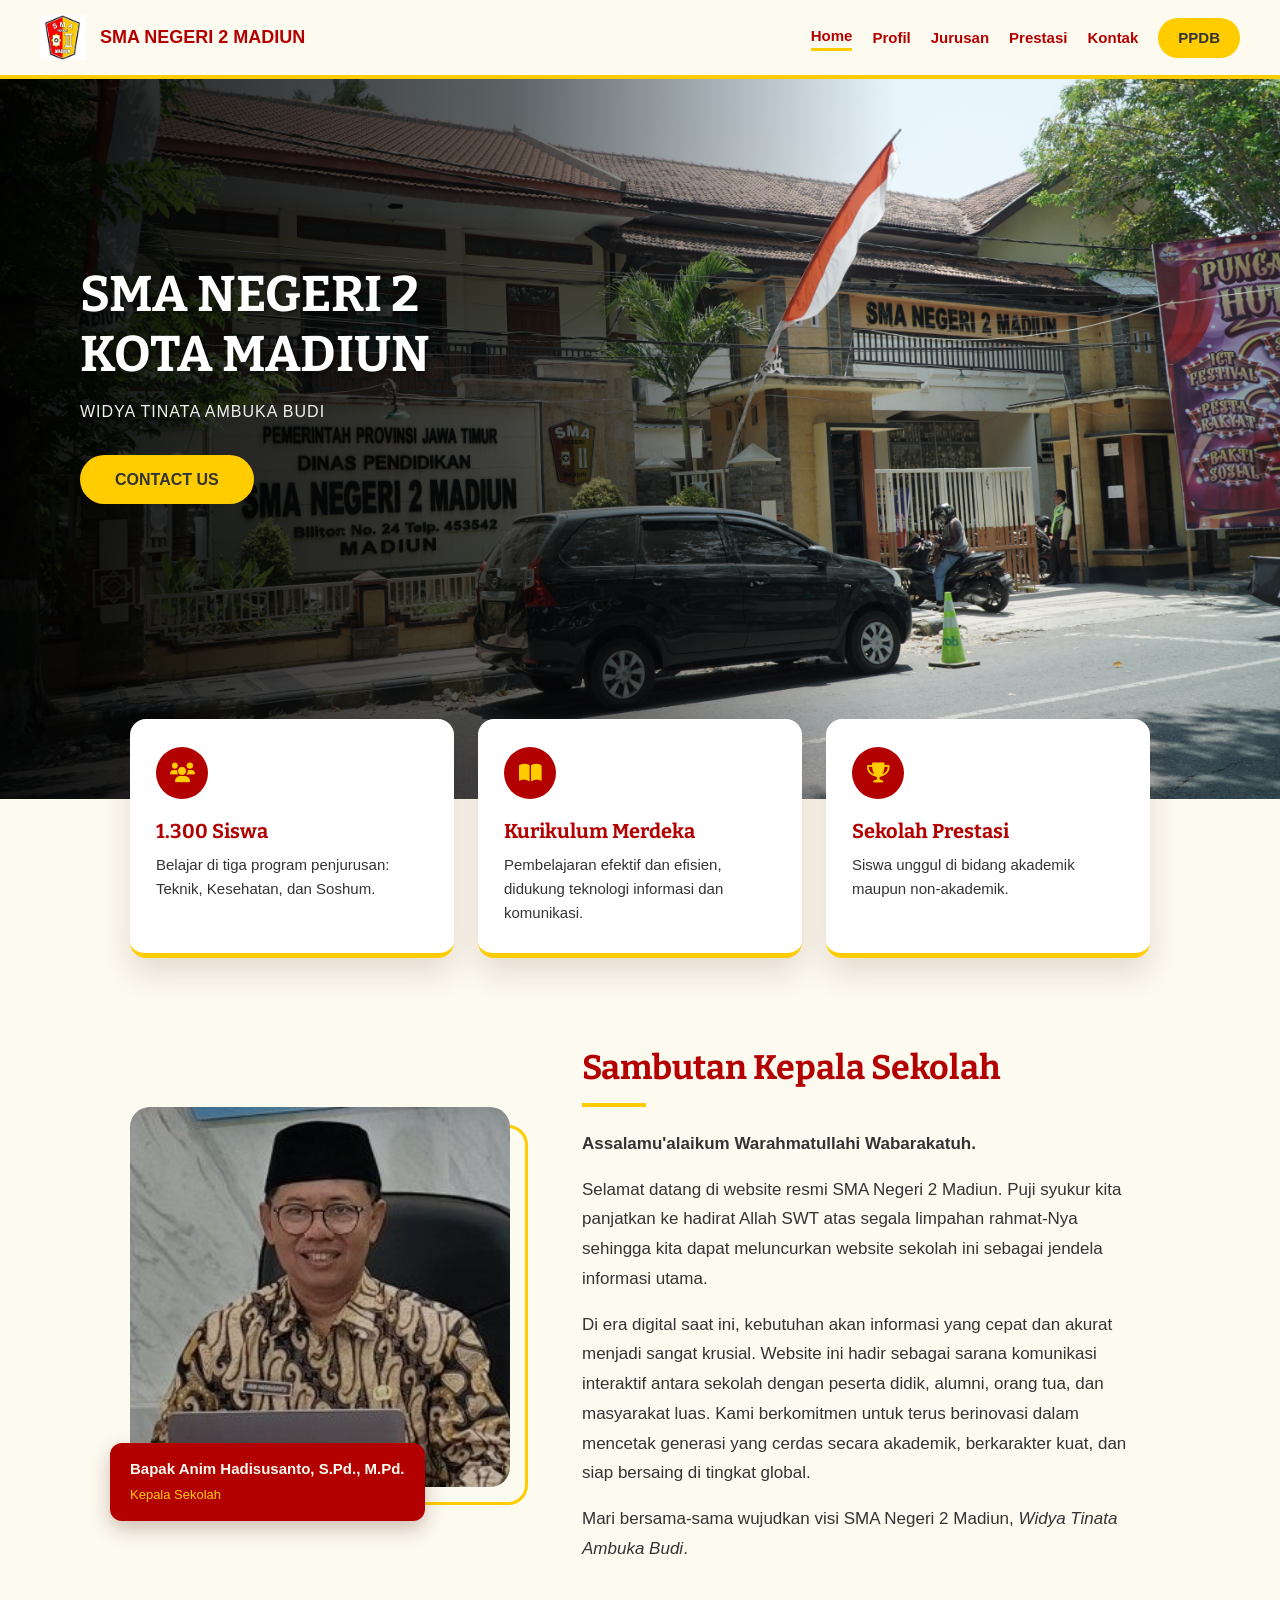
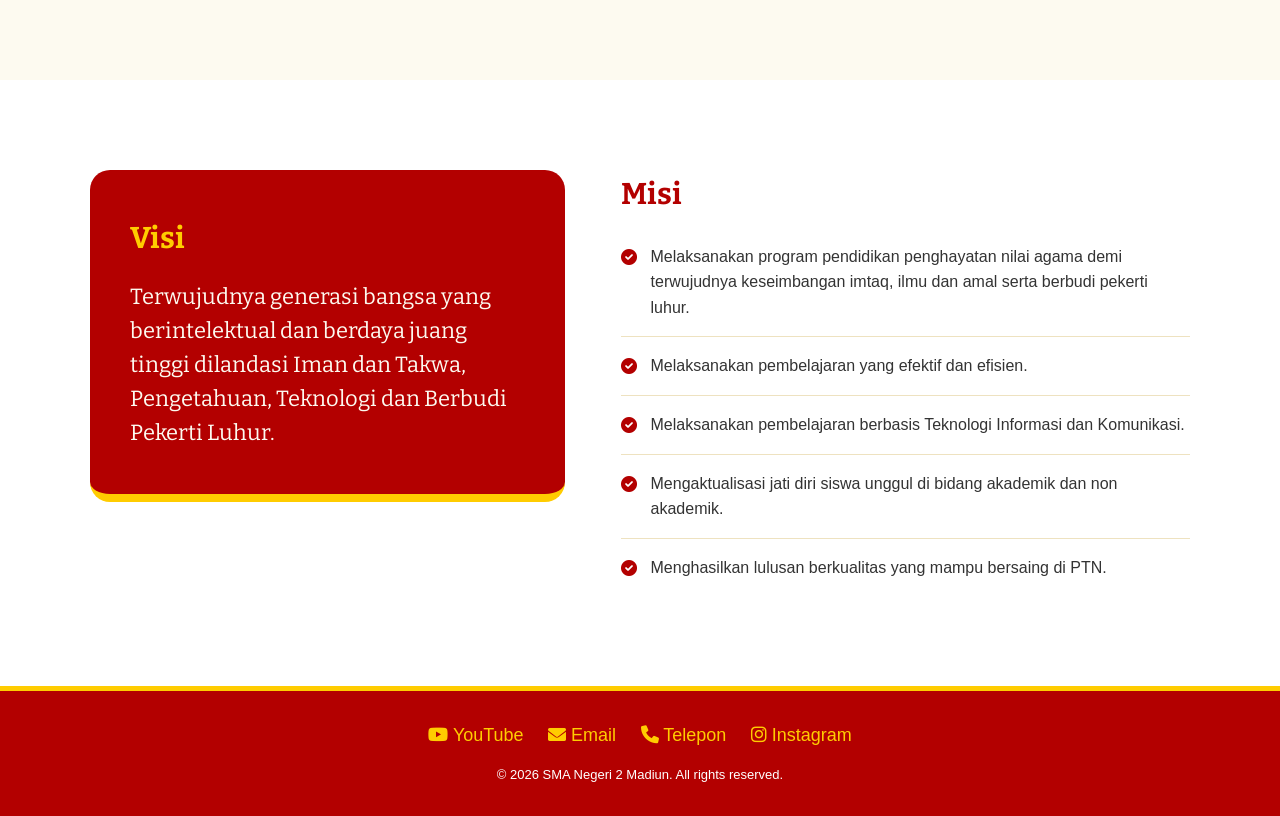
<file: index.html>
<!DOCTYPE html>
<html lang="id">
<head>
    <meta charset="UTF-8">
    <meta name="viewport" content="width=device-width, initial-scale=1.0">
    <title>SMA Negeri 2 Madiun</title>
    <link rel="stylesheet" href="style.css">
    <link rel="stylesheet" href="https://cdnjs.cloudflare.com/ajax/libs/font-awesome/6.0.0/css/all.min.css">
    <link rel="preconnect" href="https://fonts.googleapis.com">
    <link rel="preconnect" href="https://fonts.gstatic.com" crossorigin>
    <link rel="stylesheet" href="https://fonts.googleapis.com/css2?family=Bitter:wght@500;700&display=swap">
</head>
<body class="home">
    <header class="header-container">
        <div class="logo-area">
            <img src="logo.jpg" alt="Logo SMA Negeri 2 Madiun" width="45" height="45">
            <h2>SMA NEGERI 2 MADIUN</h2>
        </div>
        <nav class="nav-menu">
            <a href="index.html" aria-current="page">Home</a>
            <a href="Profilsekolah.html">Profil</a>
            <a href="jurusan.html">Jurusan</a>
            <a href="prestasi.html">Prestasi</a>
            <a href="kontak.html">Kontak</a>
            <a href="https://smanegeri2madiun.sch.id/" class="nav-ppdb" target="_blank" rel="noopener">PPDB</a>
        </nav>
    </header>

<section class="hero-section">
        <div class="hero-text">
            <h1>SMA NEGERI 2<br>KOTA MADIUN</h1>
            <p class="subtitle">WIDYA TINATA AMBUKA BUDI</p>
            <a href="kontak.html" class="btn-hero">CONTACT US</a>
        </div>
    </section>

    <section class="fitur" aria-labelledby="judul-profil">
        <h2 id="judul-profil" class="sr-only">Profil Sekolah</h2>
        <div class="fitur-grid">
            <article class="fitur-card">
                <span class="fitur-ikon"><i class="fa-solid fa-users"></i></span>
                <h3>1.300 Siswa</h3>
                <p>Belajar di tiga program penjurusan: Teknik, Kesehatan, dan Soshum.</p>
            </article>
            <article class="fitur-card">
                <span class="fitur-ikon"><i class="fa-solid fa-book-open"></i></span>
                <h3>Kurikulum Merdeka</h3>
                <p>Pembelajaran efektif dan efisien, didukung teknologi informasi dan komunikasi.</p>
            </article>
            <article class="fitur-card">
                <span class="fitur-ikon"><i class="fa-solid fa-trophy"></i></span>
                <h3>Sekolah Prestasi</h3>
                <p>Siswa unggul di bidang akademik maupun non-akademik.</p>
            </article>
        </div>
    </section>

    <section class="tentang">
        <div class="tentang-foto">
            <img src="kepsek.jpg" alt="Bapak Anim Hadisusanto, Kepala SMA Negeri 2 Madiun" loading="lazy">
            <div class="tentang-nama">
                <strong>Bapak Anim Hadisusanto, S.Pd., M.Pd.</strong>
                <span>Kepala Sekolah</span>
            </div>
        </div>
        <div class="tentang-isi">
            <h2>Sambutan Kepala Sekolah</h2>
            <p class="salam">Assalamu'alaikum Warahmatullahi Wabarakatuh.</p>
            <p>Selamat datang di website resmi SMA Negeri 2 Madiun. Puji syukur kita panjatkan ke hadirat Allah SWT atas segala limpahan rahmat-Nya sehingga kita dapat meluncurkan website sekolah ini sebagai jendela informasi utama.</p>
            <p>Di era digital saat ini, kebutuhan akan informasi yang cepat dan akurat menjadi sangat krusial. Website ini hadir sebagai sarana komunikasi interaktif antara sekolah dengan peserta didik, alumni, orang tua, dan masyarakat luas. Kami berkomitmen untuk terus berinovasi dalam mencetak generasi yang cerdas secara akademik, berkarakter kuat, dan siap bersaing di tingkat global.</p>
            <p>Mari bersama-sama wujudkan visi SMA Negeri 2 Madiun, <em>Widya Tinata Ambuka Budi</em>.</p>
        </div>
    </section>

    <section class="visimisi">
        <div class="visimisi-inner">
            <div class="visi">
                <h2>Visi</h2>
                <p class="visi-teks">Terwujudnya generasi bangsa yang berintelektual dan berdaya juang tinggi dilandasi Iman dan Takwa, Pengetahuan, Teknologi dan Berbudi Pekerti Luhur.</p>
            </div>
            <div class="misi">
                <h2>Misi</h2>
                <ul>
                    <li><i class="fa-solid fa-circle-check" aria-hidden="true"></i><span>Melaksanakan program pendidikan penghayatan nilai agama demi terwujudnya keseimbangan imtaq, ilmu dan amal serta berbudi pekerti luhur.</span></li>
                    <li><i class="fa-solid fa-circle-check" aria-hidden="true"></i><span>Melaksanakan pembelajaran yang efektif dan efisien.</span></li>
                    <li><i class="fa-solid fa-circle-check" aria-hidden="true"></i><span>Melaksanakan pembelajaran berbasis Teknologi Informasi dan Komunikasi.</span></li>
                    <li><i class="fa-solid fa-circle-check" aria-hidden="true"></i><span>Mengaktualisasi jati diri siswa unggul di bidang akademik dan non akademik.</span></li>
                    <li><i class="fa-solid fa-circle-check" aria-hidden="true"></i><span>Menghasilkan lulusan berkualitas yang mampu bersaing di PTN.</span></li>
                </ul>
            </div>
        </div>
    </section>

    <footer class="footer-area">
        <div class="social-icons">
            <a href="https://www.youtube.com/@smadamadiunofficial" target="_blank" rel="noopener"><i class="fa-brands fa-youtube"></i> YouTube</a>
            <a href="mailto:admin@smanegeri2madiun.sch.id"><i class="fa-solid fa-envelope"></i> Email</a>
            <a href="tel:0351453542"><i class="fa-solid fa-phone"></i> Telepon</a>
            <a href="https://www.instagram.com/smadamadiunofficial/" target="_blank" rel="noopener"><i class="fa-brands fa-instagram"></i> Instagram</a>
        </div>
        <p>&copy; 2026 SMA Negeri 2 Madiun. All rights reserved.</p>
    </footer>
</body>
</html>
</file>
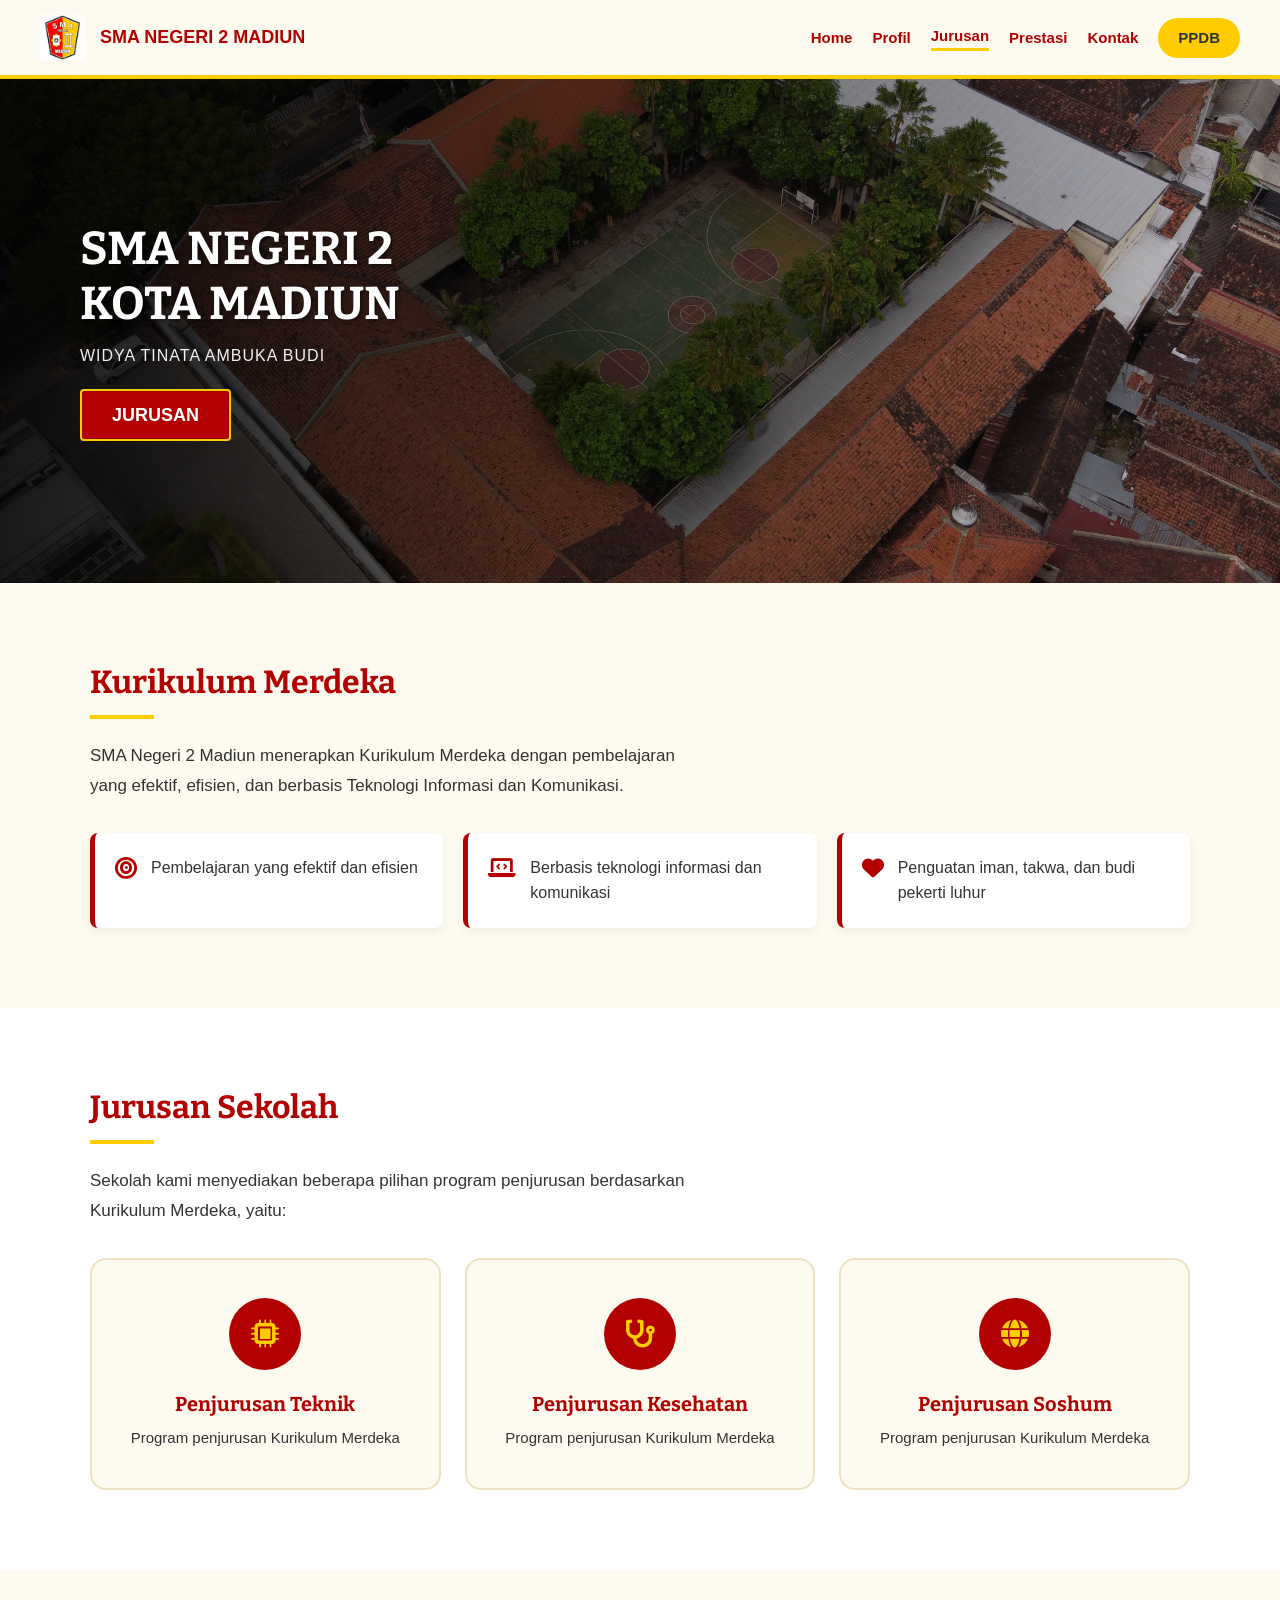
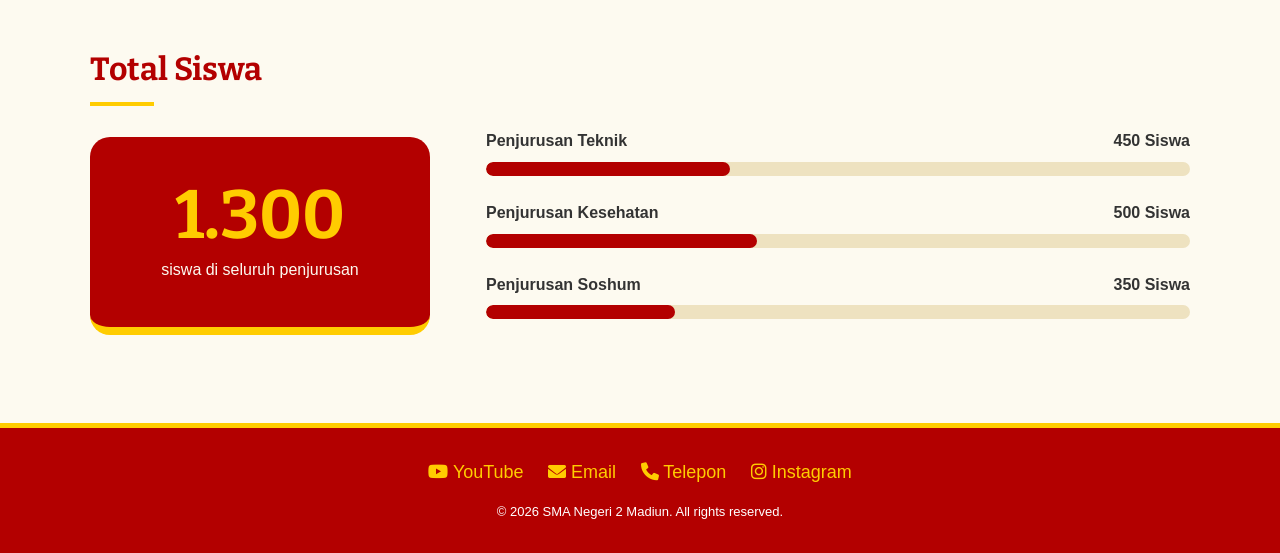
<file: jurusan.html>
<!DOCTYPE html>
<html lang="id">
<head>
    <meta charset="UTF-8">
    <meta name="viewport" content="width=device-width, initial-scale=1.0">
    <title>Jurusan - SMAN 2 Madiun</title>
    <link rel="stylesheet" href="style.css">
    <link rel="stylesheet" href="https://cdnjs.cloudflare.com/ajax/libs/font-awesome/6.0.0/css/all.min.css">
    <link rel="preconnect" href="https://fonts.googleapis.com">
    <link rel="preconnect" href="https://fonts.gstatic.com" crossorigin>
    <link rel="stylesheet" href="https://fonts.googleapis.com/css2?family=Bitter:wght@500;700&display=swap">
</head>
<body>
    <header class="header-container">
        <div class="logo-area">
            <img src="logo.jpg" alt="Logo SMA Negeri 2 Madiun" width="45" height="45">
            <h2>SMA NEGERI 2 MADIUN</h2>
        </div>
        <nav class="nav-menu">
            <a href="index.html">Home</a>
            <a href="profilsekolah.html">Profil</a>
            <a href="jurusan.html" aria-current="page">Jurusan</a>
            <a href="prestasi.html">Prestasi</a>
            <a href="kontak.html">Kontak</a>
            <a href="https://smanegeri2madiun.sch.id/" class="nav-ppdb" target="_blank" rel="noopener">PPDB</a>
        </nav>
    </header>

    <section class="hero-jur">
        <div class="hero-jur-teks">
            <h1>SMA NEGERI 2<br>KOTA MADIUN</h1>
            <p>WIDYA TINATA AMBUKA BUDI</p>
            <span class="badge-judul">JURUSAN</span>
        </div>
    </section>

    <section class="sec">
        <div class="sec-inner">
            <h2>Kurikulum Merdeka</h2>
            <p class="sec-lead">SMA Negeri 2 Madiun menerapkan Kurikulum Merdeka dengan pembelajaran yang efektif, efisien, dan berbasis Teknologi Informasi dan Komunikasi.</p>
            <ul class="kur-list">
                <li><i class="fa-solid fa-bullseye" aria-hidden="true"></i><span>Pembelajaran yang efektif dan efisien</span></li>
                <li><i class="fa-solid fa-laptop-code" aria-hidden="true"></i><span>Berbasis teknologi informasi dan komunikasi</span></li>
                <li><i class="fa-solid fa-heart" aria-hidden="true"></i><span>Penguatan iman, takwa, dan budi pekerti luhur</span></li>
            </ul>
        </div>
    </section>

    <section class="sec sec-putih">
        <div class="sec-inner">
            <h2>Jurusan Sekolah</h2>
            <p class="sec-lead">Sekolah kami menyediakan beberapa pilihan program penjurusan berdasarkan Kurikulum Merdeka, yaitu:</p>
            <div class="jur-grid">
                <article class="jur-card"><span class="jur-ikon"><i class="fa-solid fa-microchip" aria-hidden="true"></i></span><h3>Penjurusan Teknik</h3><p>Program penjurusan Kurikulum Merdeka</p></article>
                <article class="jur-card"><span class="jur-ikon"><i class="fa-solid fa-stethoscope" aria-hidden="true"></i></span><h3>Penjurusan Kesehatan</h3><p>Program penjurusan Kurikulum Merdeka</p></article>
                <article class="jur-card"><span class="jur-ikon"><i class="fa-solid fa-globe" aria-hidden="true"></i></span><h3>Penjurusan Soshum</h3><p>Program penjurusan Kurikulum Merdeka</p></article>
            </div>
        </div>
    </section>

    <section class="sec">
        <div class="sec-inner">
            <h2>Total Siswa</h2>
            <div class="tot">
                <div class="tot-angka"><strong>1.300</strong><span>siswa di seluruh penjurusan</span></div>
                <div class="tot-bar">
                <div class="bar-row"><div class="bar-info"><span>Penjurusan Teknik</span><span>450 Siswa</span></div><div class="bar" aria-hidden="true"><span style="width:34.6%"></span></div></div>
                <div class="bar-row"><div class="bar-info"><span>Penjurusan Kesehatan</span><span>500 Siswa</span></div><div class="bar" aria-hidden="true"><span style="width:38.5%"></span></div></div>
                <div class="bar-row"><div class="bar-info"><span>Penjurusan Soshum</span><span>350 Siswa</span></div><div class="bar" aria-hidden="true"><span style="width:26.9%"></span></div></div>
                </div>
            </div>
        </div>
    </section>

    <footer class="footer-area">
        <div class="social-icons">
            <a href="https://www.youtube.com/@smadamadiunofficial" target="_blank" rel="noopener"><i class="fa-brands fa-youtube"></i> YouTube</a>
            <a href="mailto:admin@smanegeri2madiun.sch.id"><i class="fa-solid fa-envelope"></i> Email</a>
            <a href="tel:0351453542"><i class="fa-solid fa-phone"></i> Telepon</a>
            <a href="https://www.instagram.com/smadamadiunofficial/" target="_blank" rel="noopener"><i class="fa-brands fa-instagram"></i> Instagram</a>
        </div>
        <p>&copy; 2026 SMA Negeri 2 Madiun. All rights reserved.</p>
    </footer>
</body>
</html>
</file>
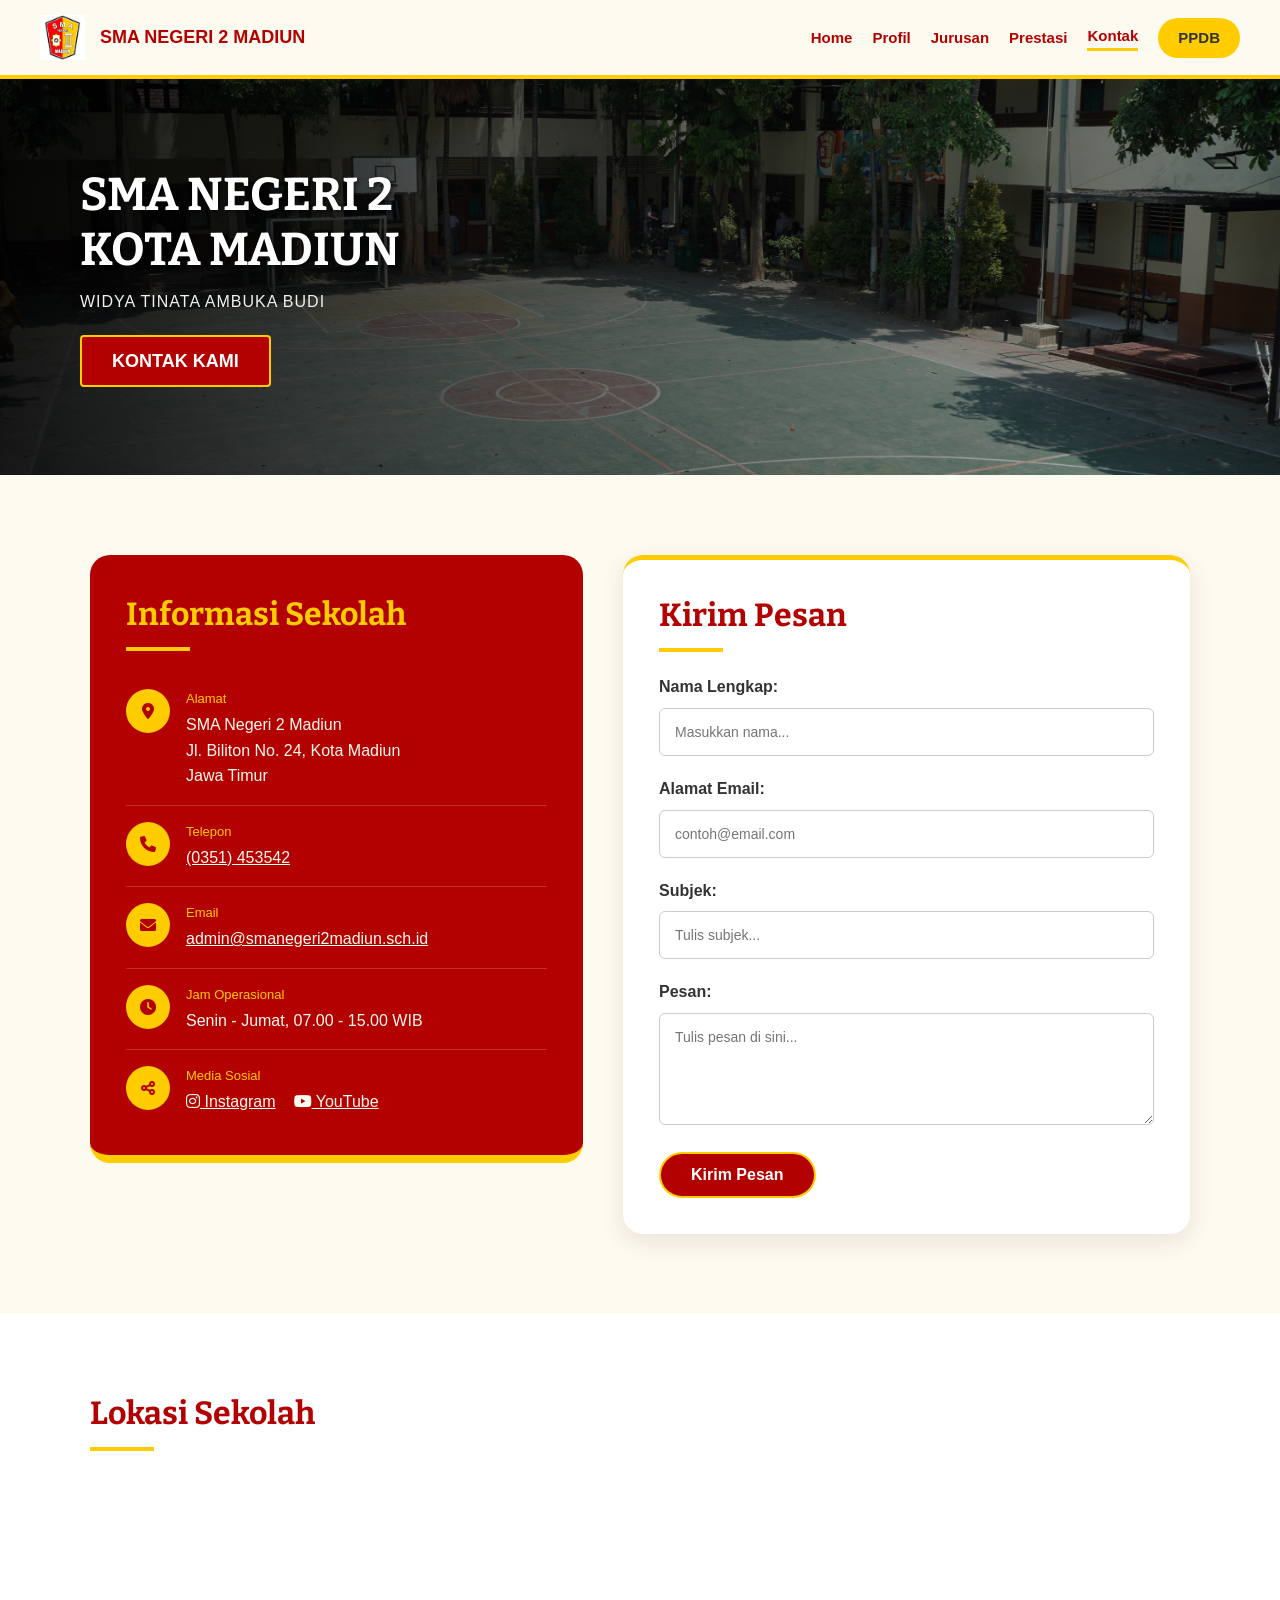
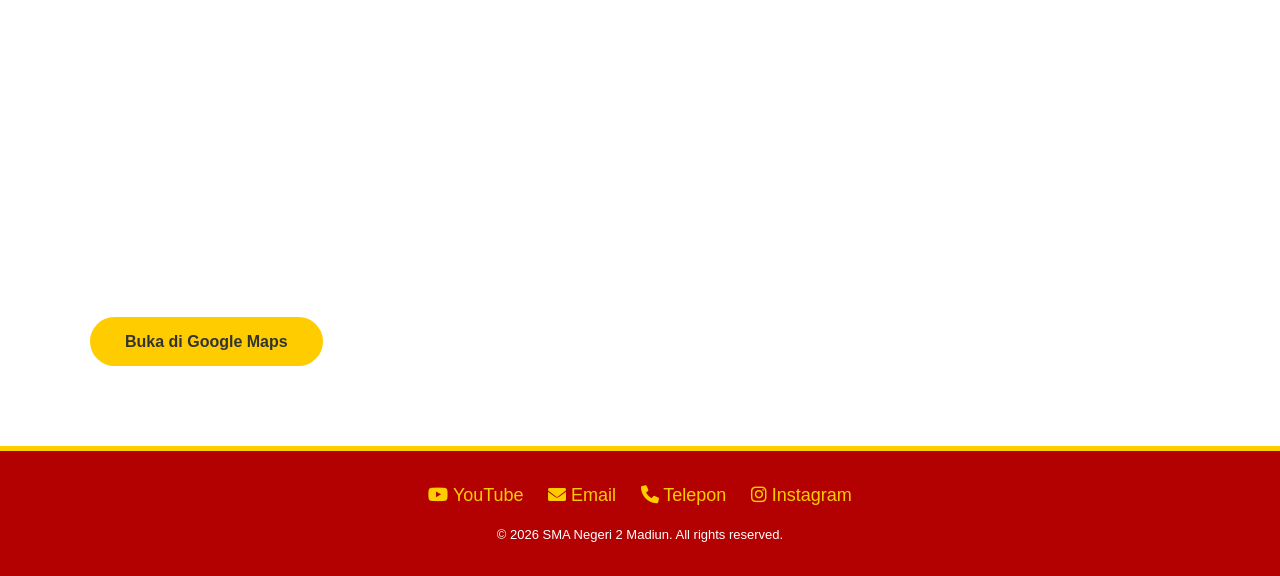
<file: kontak.html>
<!DOCTYPE html>
<html lang="id">
<head>
    <meta charset="UTF-8">
    <meta name="viewport" content="width=device-width, initial-scale=1.0">
    <title>Kontak - SMAN 2 Madiun</title>
    <link rel="stylesheet" href="style.css">
    <link rel="stylesheet" href="https://cdnjs.cloudflare.com/ajax/libs/font-awesome/6.0.0/css/all.min.css">
    <link rel="preconnect" href="https://fonts.googleapis.com">
    <link rel="preconnect" href="https://fonts.gstatic.com" crossorigin>
    <link rel="stylesheet" href="https://fonts.googleapis.com/css2?family=Bitter:wght@500;700&display=swap">
</head>
<body>
    <header class="header-container">
        <div class="logo-area">
            <img src="logo.jpg" alt="Logo SMA Negeri 2 Madiun" width="45" height="45">
            <h2>SMA NEGERI 2 MADIUN</h2>
        </div>
        <nav class="nav-menu">
            <a href="index.html">Home</a>
            <a href="profilsekolah.html">Profil</a>
            <a href="jurusan.html">Jurusan</a>
            <a href="prestasi.html">Prestasi</a>
            <a href="kontak.html" aria-current="page">Kontak</a>
            <a href="https://smanegeri2madiun.sch.id/" class="nav-ppdb" target="_blank" rel="noopener">PPDB</a>
        </nav>
    </header>

    <section class="hero-jur hero-kontak">
        <div class="hero-jur-teks">
            <h1>SMA NEGERI 2<br>KOTA MADIUN</h1>
            <p>WIDYA TINATA AMBUKA BUDI</p>
            <span class="badge-judul">KONTAK KAMI</span>
        </div>
    </section>

    <section class="sec">
        <div class="sec-inner kontak-grid">
            <div class="kontak-panel">
                <h2>Informasi Sekolah</h2>
                <div class="kp-row"><span class="kp-ikon"><i class="fa-solid fa-location-dot" aria-hidden="true"></i></span><div><small>Alamat</small>SMA Negeri 2 Madiun<br>Jl. Biliton No. 24, Kota Madiun<br>Jawa Timur</div></div>
                <div class="kp-row"><span class="kp-ikon"><i class="fa-solid fa-phone" aria-hidden="true"></i></span><div><small>Telepon</small><a href="tel:0351453542">(0351) 453542</a></div></div>
                <div class="kp-row"><span class="kp-ikon"><i class="fa-solid fa-envelope" aria-hidden="true"></i></span><div><small>Email</small><a href="mailto:admin@smanegeri2madiun.sch.id">admin@smanegeri2madiun.sch.id</a></div></div>
                <div class="kp-row"><span class="kp-ikon"><i class="fa-solid fa-clock" aria-hidden="true"></i></span><div><small>Jam Operasional</small>Senin - Jumat, 07.00 - 15.00 WIB</div></div>
                <div class="kp-row"><span class="kp-ikon"><i class="fa-solid fa-share-nodes" aria-hidden="true"></i></span><div><small>Media Sosial</small><a href="https://www.instagram.com/smadamadiunofficial/" target="_blank" rel="noopener"><i class="fa-brands fa-instagram"></i> Instagram</a><a href="https://www.youtube.com/@smadamadiunofficial" target="_blank" rel="noopener"><i class="fa-brands fa-youtube"></i> YouTube</a></div></div>
            </div>

            <div class="form-box">
                <h2>Kirim Pesan</h2>
                <form action="mailto:admin@smanegeri2madiun.sch.id" method="post" enctype="text/plain">
                    <label for="nama">Nama Lengkap:</label>
                    <input type="text" id="nama" name="nama" placeholder="Masukkan nama..." required>
                    <label for="email">Alamat Email:</label>
                    <input type="email" id="email" name="email" placeholder="contoh@email.com" required>
                    <label for="subjek">Subjek:</label>
                    <input type="text" id="subjek" name="subjek" placeholder="Tulis subjek..." required>
                    <label for="pesan">Pesan:</label>
                    <textarea id="pesan" name="pesan" rows="5" placeholder="Tulis pesan di sini..." required></textarea>
                    <button type="submit" class="btn-submit">Kirim Pesan</button>
                </form>
            </div>
        </div>
    </section>

    <section class="sec sec-putih">
        <div class="sec-inner">
            <h2>Lokasi Sekolah</h2>
            <div class="peta">
                <iframe title="Lokasi SMA Negeri 2 Madiun di Google Maps" src="https://maps.google.com/maps?q=SMA+Negeri+2+Madiun,+Jl.+Biliton+No.+24,+Madiun&amp;output=embed" loading="lazy" referrerpolicy="no-referrer-when-downgrade"></iframe>
            </div>
            <a class="btn-hero" href="https://www.google.com/maps/search/?api=1&amp;query=SMA+Negeri+2+Madiun,+Jl.+Biliton+No.+24,+Madiun" target="_blank" rel="noopener">Buka di Google Maps</a>
        </div>
    </section>

    <footer class="footer-area">
        <div class="social-icons">
            <a href="https://www.youtube.com/@smadamadiunofficial" target="_blank" rel="noopener"><i class="fa-brands fa-youtube"></i> YouTube</a>
            <a href="mailto:admin@smanegeri2madiun.sch.id"><i class="fa-solid fa-envelope"></i> Email</a>
            <a href="tel:0351453542"><i class="fa-solid fa-phone"></i> Telepon</a>
            <a href="https://www.instagram.com/smadamadiunofficial/" target="_blank" rel="noopener"><i class="fa-brands fa-instagram"></i> Instagram</a>
        </div>
        <p>&copy; 2026 SMA Negeri 2 Madiun. All rights reserved.</p>
    </footer>
</body>
</html>
</file>
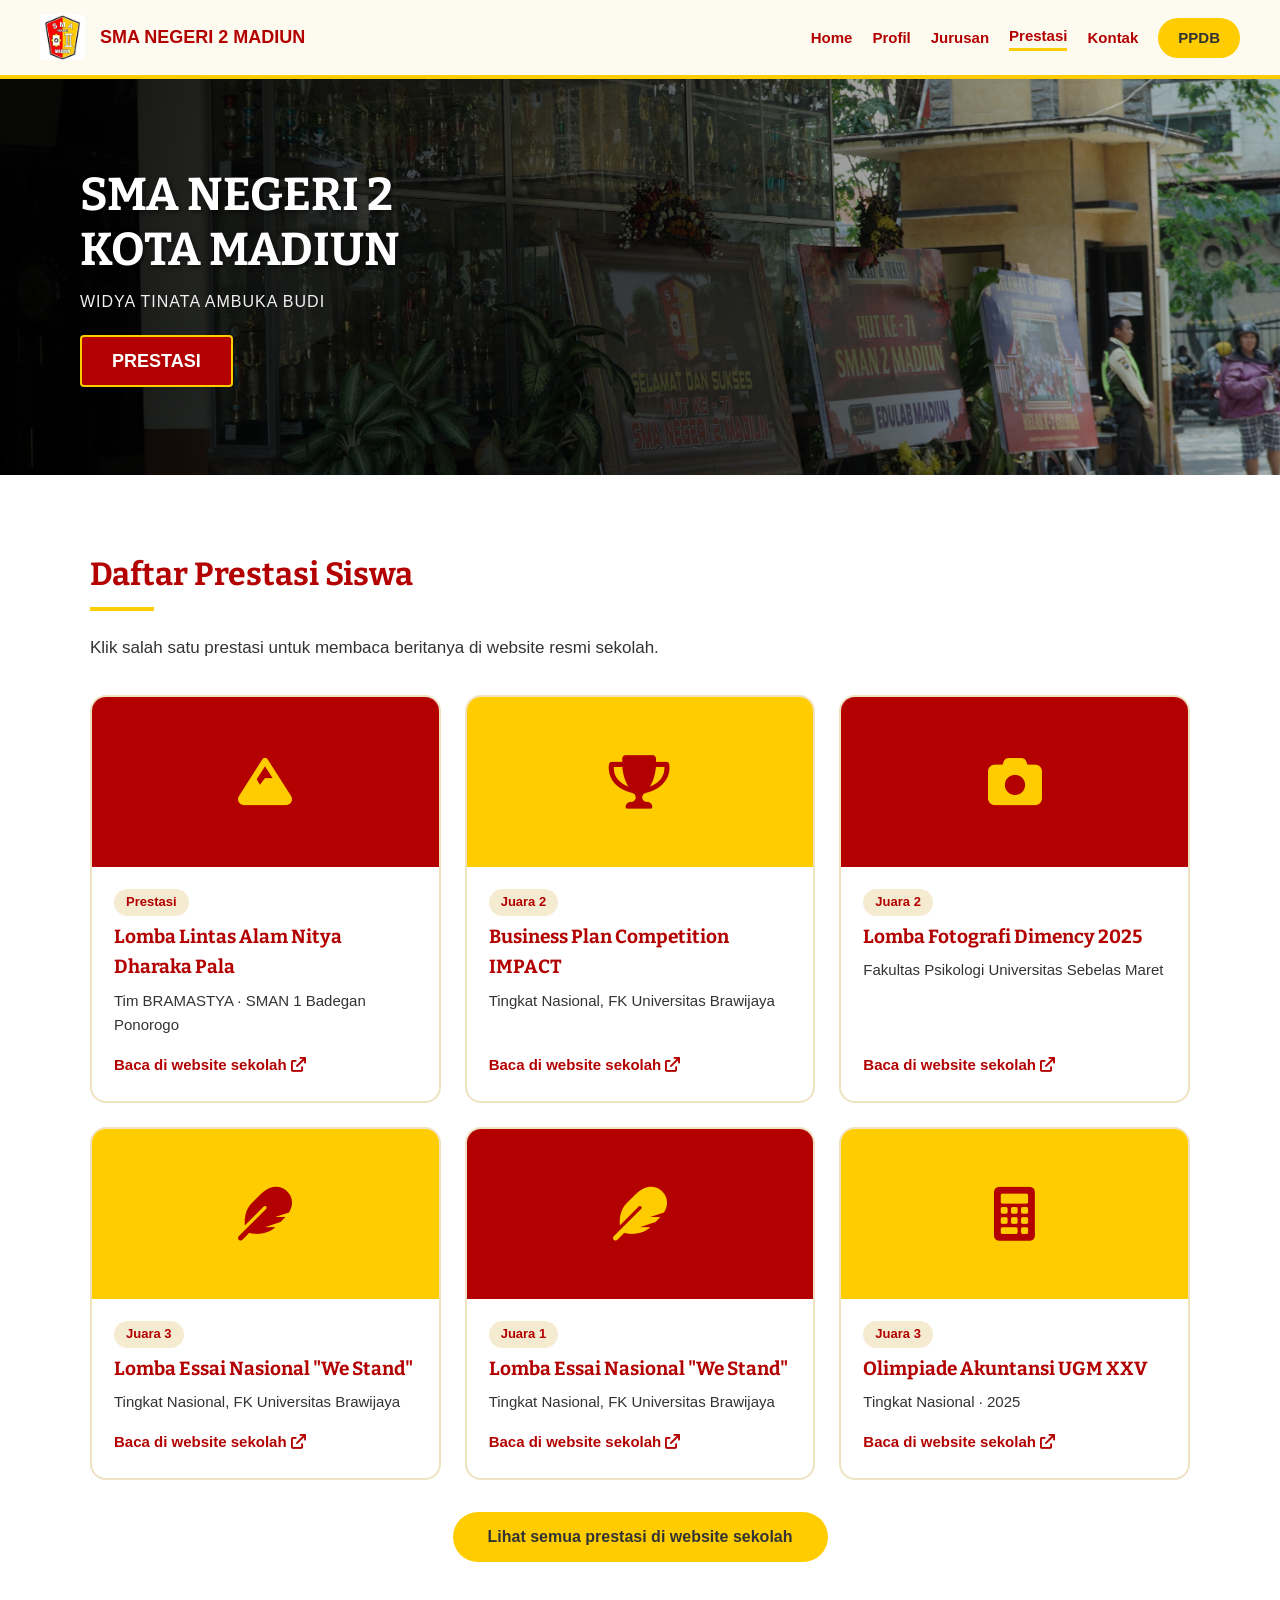
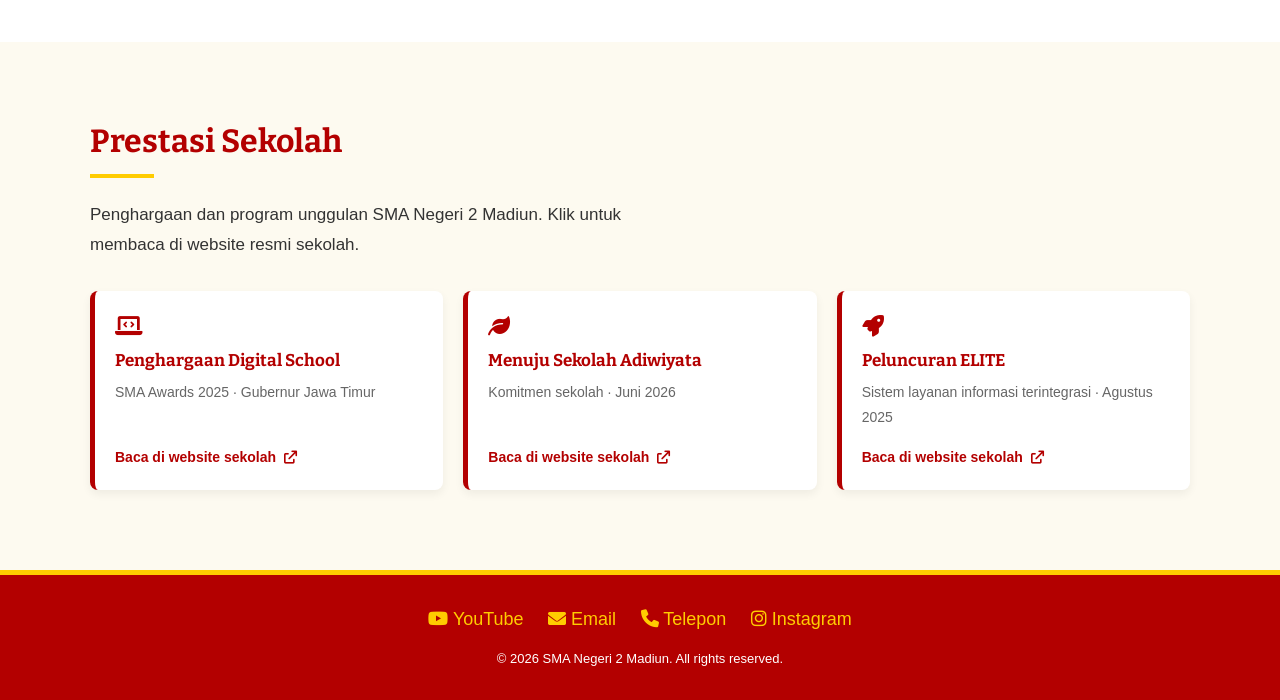
<file: prestasi.html>
<!DOCTYPE html>
<html lang="id">
<head>
    <meta charset="UTF-8">
    <meta name="viewport" content="width=device-width, initial-scale=1.0">
    <title>Prestasi - SMAN 2 Madiun</title>
    <link rel="stylesheet" href="style.css">
    <link rel="stylesheet" href="https://cdnjs.cloudflare.com/ajax/libs/font-awesome/6.0.0/css/all.min.css">
    <link rel="preconnect" href="https://fonts.googleapis.com">
    <link rel="preconnect" href="https://fonts.gstatic.com" crossorigin>
    <link rel="stylesheet" href="https://fonts.googleapis.com/css2?family=Bitter:wght@500;700&display=swap">
</head>
<body>
    <header class="header-container">
        <div class="logo-area">
            <img src="logo.jpg" alt="Logo SMA Negeri 2 Madiun" width="45" height="45">
            <h2>SMA NEGERI 2 MADIUN</h2>
        </div>
        <nav class="nav-menu">
            <a href="index.html">Home</a>
            <a href="Profilsekolah.html">Profil</a>
            <a href="jurusan.html">Jurusan</a>
            <a href="prestasi.html" aria-current="page">Prestasi</a>
            <a href="kontak.html">Kontak</a>
            <a href="https://smanegeri2madiun.sch.id/" class="nav-ppdb" target="_blank" rel="noopener">PPDB</a>
        </nav>
    </header>

    <section class="hero-jur hero-prestasi">
        <div class="hero-jur-teks">
            <h1>SMA NEGERI 2<br>KOTA MADIUN</h1>
            <p>WIDYA TINATA AMBUKA BUDI</p>
            <span class="badge-judul">PRESTASI</span>
        </div>
    </section>

    <section class="sec sec-putih">
        <div class="sec-inner">
            <h2>Daftar Prestasi Siswa</h2>
            <p class="sec-lead">Klik salah satu prestasi untuk membaca beritanya di website resmi sekolah.</p>
            <div class="pres-grid">
                <a class="pres-card" href="https://smanegeri2madiun.sch.id/prestasi/tim-bramastya-sman-2-madiun-meraih-prestasi-lomba-lintas-alam-nitya-dharaka-pala-cross-country-competition-sman-1-badegan-ponorogo/" target="_blank" rel="noopener">
                    <div class="pres-visual"><i class="fa-solid fa-mountain" aria-hidden="true"></i><img src="https://smanegeri2madiun.sch.id/wp-content/uploads/2025/11/WhatsApp-Image-2025-11-10-at-09.58.48_673a10bc-600x450.jpg" alt="Dokumentasi lomba lintas alam Tim BRAMASTYA" loading="lazy" onerror="this.remove()"></div>
                    <div class="pres-isi">
                        <span class="pres-tingkat">Prestasi</span>
                        <h3>Lomba Lintas Alam Nitya Dharaka Pala</h3>
                        <p>Tim BRAMASTYA &middot; SMAN 1 Badegan Ponorogo</p>
                        <span class="pres-link">Baca di website sekolah <i class="fa-solid fa-arrow-up-right-from-square" aria-hidden="true"></i></span>
                    </div>
                </a>
                <a class="pres-card" href="https://smanegeri2madiun.sch.id/prestasi/prestasi-siswa-sman-2-madiun-juara-2-lomba-impact-business-plan-competition-tingkat-nasional-fakultas-kedokteran-universitas-brawijaya-ub/" target="_blank" rel="noopener">
                    <div class="pres-visual"><i class="fa-solid fa-trophy" aria-hidden="true"></i><img src="https://smanegeri2madiun.sch.id/wp-content/uploads/2025/11/WhatsApp-Image-2025-11-08-at-16.03.11_3587c40a-600x450.jpg" alt="Dokumentasi Juara 2 Business Plan Competition IMPACT" loading="lazy" onerror="this.remove()"></div>
                    <div class="pres-isi">
                        <span class="pres-tingkat">Juara 2</span>
                        <h3>Business Plan Competition IMPACT</h3>
                        <p>Tingkat Nasional, FK Universitas Brawijaya</p>
                        <span class="pres-link">Baca di website sekolah <i class="fa-solid fa-arrow-up-right-from-square" aria-hidden="true"></i></span>
                    </div>
                </a>
                <a class="pres-card" href="https://smanegeri2madiun.sch.id/prestasi/prestasi-siswa-sman-2-madiun-juara-2-lomba-fotografi-dimency-2025-fakultas-psikologi-universitas-sebelas-maret/" target="_blank" rel="noopener">
                    <div class="pres-visual"><i class="fa-solid fa-camera" aria-hidden="true"></i><img src="https://smanegeri2madiun.sch.id/wp-content/uploads/2025/11/WhatsApp-Image-2025-11-04-at-06.46.52_8a602e7b-600x450.jpg" alt="Dokumentasi Juara 2 Lomba Fotografi Dimency 2025" loading="lazy" onerror="this.remove()"></div>
                    <div class="pres-isi">
                        <span class="pres-tingkat">Juara 2</span>
                        <h3>Lomba Fotografi Dimency 2025</h3>
                        <p>Fakultas Psikologi Universitas Sebelas Maret</p>
                        <span class="pres-link">Baca di website sekolah <i class="fa-solid fa-arrow-up-right-from-square" aria-hidden="true"></i></span>
                    </div>
                </a>
                <a class="pres-card" href="https://smanegeri2madiun.sch.id/prestasi/prestasi-siswa-sman-2-madiun-juara-3-lomba-essai-we-stand-fakultas-kedokteran-universitas-brawijaya-fk-ub-tingkat-nasional/" target="_blank" rel="noopener">
                    <div class="pres-visual"><i class="fa-solid fa-feather" aria-hidden="true"></i><img src="https://smanegeri2madiun.sch.id/wp-content/uploads/2025/11/WhatsApp-Image-2025-11-04-at-06.47.07_4ba09b40-600x450.jpg" alt="Dokumentasi Juara 3 Lomba Essai We Stand" loading="lazy" onerror="this.remove()"></div>
                    <div class="pres-isi">
                        <span class="pres-tingkat">Juara 3</span>
                        <h3>Lomba Essai Nasional "We Stand"</h3>
                        <p>Tingkat Nasional, FK Universitas Brawijaya</p>
                        <span class="pres-link">Baca di website sekolah <i class="fa-solid fa-arrow-up-right-from-square" aria-hidden="true"></i></span>
                    </div>
                </a>
                <a class="pres-card" href="https://smanegeri2madiun.sch.id/prestasi/prestasi-siswa-sman-2-madiun-juara-1-lomba-essai-tingkat-nasional-we-stand-fakultas-kedokteran-universitas-brawijaya-fk-ub/" target="_blank" rel="noopener">
                    <div class="pres-visual"><i class="fa-solid fa-feather" aria-hidden="true"></i><img src="https://smanegeri2madiun.sch.id/wp-content/uploads/2025/11/WhatsApp-Image-2025-11-04-at-06.48.01_239663e0-600x450.jpg" alt="Dokumentasi Juara 1 Lomba Essai We Stand" loading="lazy" onerror="this.remove()"></div>
                    <div class="pres-isi">
                        <span class="pres-tingkat">Juara 1</span>
                        <h3>Lomba Essai Nasional "We Stand"</h3>
                        <p>Tingkat Nasional, FK Universitas Brawijaya</p>
                        <span class="pres-link">Baca di website sekolah <i class="fa-solid fa-arrow-up-right-from-square" aria-hidden="true"></i></span>
                    </div>
                </a>
                <a class="pres-card" href="https://smanegeri2madiun.sch.id/prestasi/prestasi-siswa-sman-2-madiun-juara-3-lomba-olimpiade-akuntansi-ugm-xxv-tingkat-nasional-tahun-2025/" target="_blank" rel="noopener">
                    <div class="pres-visual"><i class="fa-solid fa-calculator" aria-hidden="true"></i><img src="https://smanegeri2madiun.sch.id/wp-content/uploads/2025/11/WhatsApp-Image-2025-11-04-at-06.51.34_ae538a62-600x450.jpg" alt="Dokumentasi Juara 3 Olimpiade Akuntansi UGM XXV" loading="lazy" onerror="this.remove()"></div>
                    <div class="pres-isi">
                        <span class="pres-tingkat">Juara 3</span>
                        <h3>Olimpiade Akuntansi UGM XXV</h3>
                        <p>Tingkat Nasional &middot; 2025</p>
                        <span class="pres-link">Baca di website sekolah <i class="fa-solid fa-arrow-up-right-from-square" aria-hidden="true"></i></span>
                    </div>
                </a>
            </div>
            <p class="pres-semua"><a class="btn-hero" href="https://smanegeri2madiun.sch.id/prestasi/" target="_blank" rel="noopener">Lihat semua prestasi di website sekolah</a></p>
        </div>
        
    </section>
        <section class="sec">
        <div class="sec-inner">
            <h2>Prestasi Sekolah</h2>
            <p class="sec-lead">Penghargaan dan program unggulan SMA Negeri 2 Madiun. Klik untuk membaca di website resmi sekolah.</p>
            <ul class="kur-list kur-4 kur-3">
                <li><a href="https://smanegeri2madiun.sch.id/sman-2-madiun-raih-penghargaan-digital-school-dari-gubernur-jawa-timur/" target="_blank" rel="noopener"><i class="fa-solid fa-laptop-code" aria-hidden="true"></i><span><strong>Penghargaan Digital School</strong><small>SMA Awards 2025 &middot; Gubernur Jawa Timur</small></span><span class="kur-lihat">Baca di website sekolah <i class="fa-solid fa-arrow-up-right-from-square" aria-hidden="true"></i></span></a></li>
                <li><a href="https://smanegeri2madiun.sch.id/sman-2-madiun-perkuat-komitmen-menuju-sekolah-adiwiyata/" target="_blank" rel="noopener"><i class="fa-solid fa-leaf" aria-hidden="true"></i><span><strong>Menuju Sekolah Adiwiyata</strong><small>Komitmen sekolah &middot; Juni 2026</small></span><span class="kur-lihat">Baca di website sekolah <i class="fa-solid fa-arrow-up-right-from-square" aria-hidden="true"></i></span></a></li>
                <li><a href="https://smanegeri2madiun.sch.id/sma-negeri-2-madiun-meluncurkan-elitesistem-layanan-informasi-terintegrasi-efektif/" target="_blank" rel="noopener"><i class="fa-solid fa-rocket" aria-hidden="true"></i><span><strong>Peluncuran ELITE</strong><small>Sistem layanan informasi terintegrasi &middot; Agustus 2025</small></span><span class="kur-lihat">Baca di website sekolah <i class="fa-solid fa-arrow-up-right-from-square" aria-hidden="true"></i></span></a></li>
            </ul>
        </div>
    </section>


    <footer class="footer-area">
        <div class="social-icons">
            <a href="https://www.youtube.com/@smadamadiunofficial" target="_blank" rel="noopener"><i class="fa-brands fa-youtube"></i> YouTube</a>
            <a href="mailto:admin@smanegeri2madiun.sch.id"><i class="fa-solid fa-envelope"></i> Email</a>
            <a href="tel:0351453542"><i class="fa-solid fa-phone"></i> Telepon</a>
            <a href="https://www.instagram.com/smadamadiunofficial/" target="_blank" rel="noopener"><i class="fa-brands fa-instagram"></i> Instagram</a>
        </div>
        <p>&copy; 2026 SMA Negeri 2 Madiun. All rights reserved.</p>
    </footer>
</body>
</html>
</file>
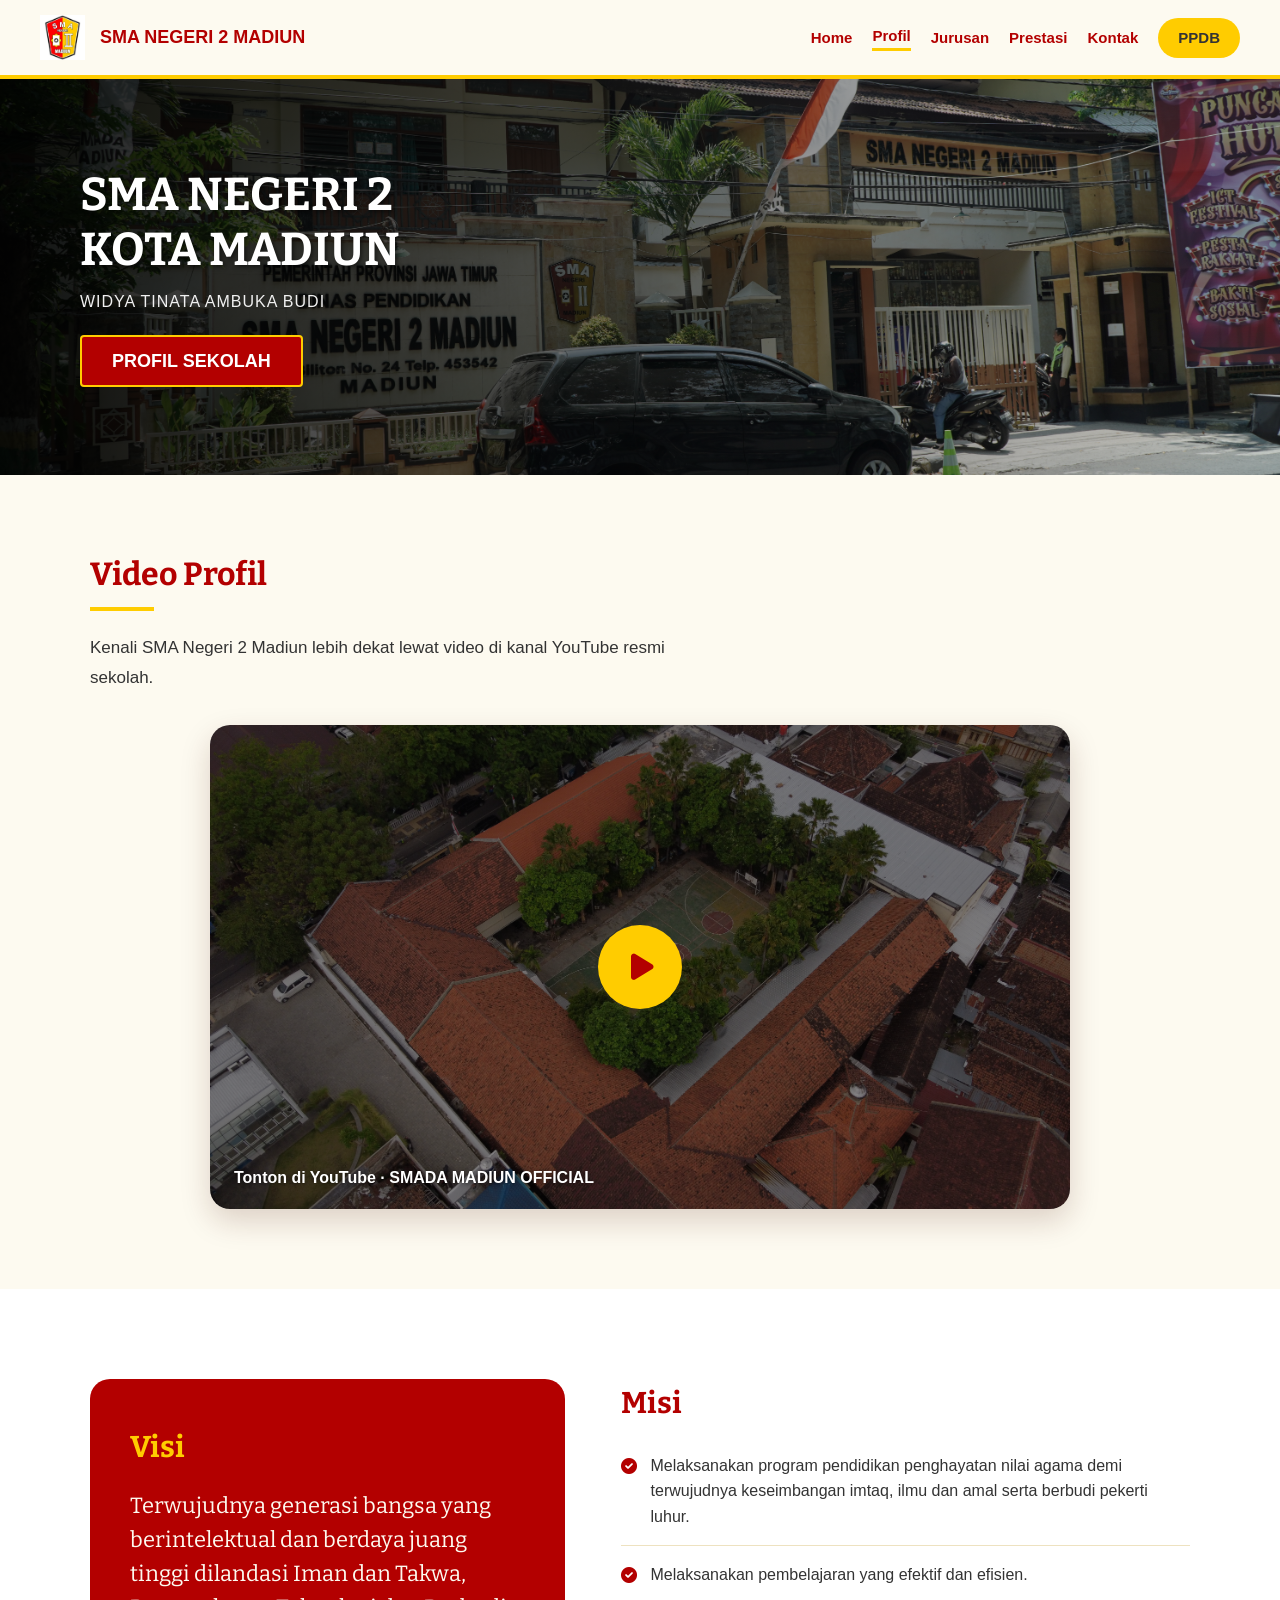
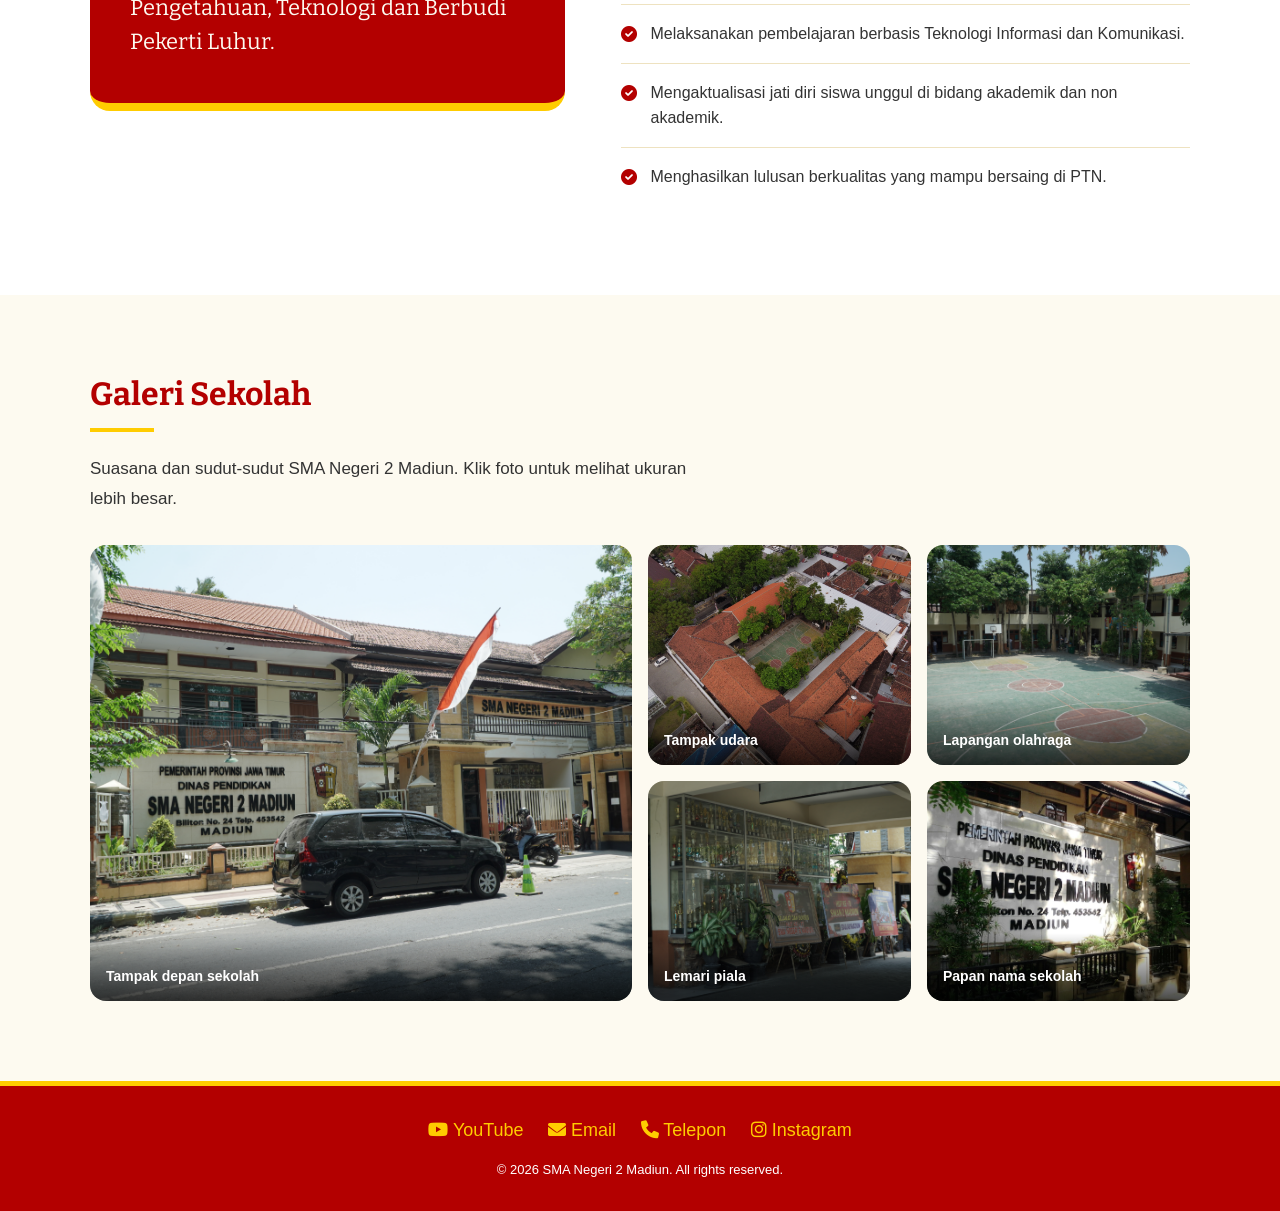
<file: Profilsekolah.html>
<!DOCTYPE html>
<html lang="id">
<head>
    <meta charset="UTF-8">
    <meta name="viewport" content="width=device-width, initial-scale=1.0">
    <title>Profil - SMAN 2 Madiun</title>
    <link rel="stylesheet" href="style.css">
    <link rel="stylesheet" href="https://cdnjs.cloudflare.com/ajax/libs/font-awesome/6.0.0/css/all.min.css">
    <link rel="preconnect" href="https://fonts.googleapis.com">
    <link rel="preconnect" href="https://fonts.gstatic.com" crossorigin>
    <link rel="stylesheet" href="https://fonts.googleapis.com/css2?family=Bitter:wght@500;700&display=swap">
</head>
<body>
    <header class="header-container">
        <div class="logo-area">
            <img src="logo.jpg" alt="Logo SMA Negeri 2 Madiun" width="45" height="45">
            <h2>SMA NEGERI 2 MADIUN</h2>
        </div>
        <nav class="nav-menu">
            <a href="index.html">Home</a>
            <a href="Profilsekolah.html" aria-current="page">Profil</a>
            <a href="jurusan.html">Jurusan</a>
            <a href="prestasi.html">Prestasi</a>
            <a href="kontak.html">Kontak</a>
            <a href="https://smanegeri2madiun.sch.id/" class="nav-ppdb" target="_blank" rel="noopener">PPDB</a>
        </nav>
    </header>

    <section class="hero-jur hero-profil">
        <div class="hero-jur-teks">
            <h1>SMA NEGERI 2<br>KOTA MADIUN</h1>
            <p>WIDYA TINATA AMBUKA BUDI</p>
            <span class="badge-judul">PROFIL SEKOLAH</span>
        </div>
    </section>

    <section class="sec">
        <div class="sec-inner">
            <h2>Video Profil</h2>
            <p class="sec-lead">Kenali SMA Negeri 2 Madiun lebih dekat lewat video di kanal YouTube resmi sekolah.</p>
            <a class="video-poster" href="https://www.youtube.com/@smadamadiunofficial" target="_blank" rel="noopener" aria-label="Tonton video profil di YouTube SMADA MADIUN OFFICIAL">
                <span class="video-play"><i class="fa-solid fa-play" aria-hidden="true"></i></span>
                <span class="video-label">Tonton di YouTube &middot; SMADA MADIUN OFFICIAL</span>
            </a>
        </div>
    </section>

    <section class="visimisi">
        <div class="visimisi-inner">
            <div class="visi">
                <h2>Visi</h2>
                <p class="visi-teks">Terwujudnya generasi bangsa yang berintelektual dan berdaya juang tinggi dilandasi Iman dan Takwa, Pengetahuan, Teknologi dan Berbudi Pekerti Luhur.</p>
            </div>
            <div class="misi">
                <h2>Misi</h2>
                <ul>
                    <li><i class="fa-solid fa-circle-check" aria-hidden="true"></i><span>Melaksanakan program pendidikan penghayatan nilai agama demi terwujudnya keseimbangan imtaq, ilmu dan amal serta berbudi pekerti luhur.</span></li>
                    <li><i class="fa-solid fa-circle-check" aria-hidden="true"></i><span>Melaksanakan pembelajaran yang efektif dan efisien.</span></li>
                    <li><i class="fa-solid fa-circle-check" aria-hidden="true"></i><span>Melaksanakan pembelajaran berbasis Teknologi Informasi dan Komunikasi.</span></li>
                    <li><i class="fa-solid fa-circle-check" aria-hidden="true"></i><span>Mengaktualisasi jati diri siswa unggul di bidang akademik dan non akademik.</span></li>
                    <li><i class="fa-solid fa-circle-check" aria-hidden="true"></i><span>Menghasilkan lulusan berkualitas yang mampu bersaing di PTN.</span></li>
                </ul>
            </div>
        </div>
    </section>

    <section class="sec">
        <div class="sec-inner">
            <h2>Galeri Sekolah</h2>
            <p class="sec-lead">Suasana dan sudut-sudut SMA Negeri 2 Madiun. Klik foto untuk melihat ukuran lebih besar.</p>
            <div class="galeri-mosaik">
                <figure>
                    <a href="2.JPG" target="_blank" rel="noopener"><img src="2.JPG" alt="Gerbang dan gedung depan SMA Negeri 2 Madiun" loading="lazy"></a>
                    <figcaption>Tampak depan sekolah</figcaption>
                </figure>
                <figure>
                    <a href="3.JPG" target="_blank" rel="noopener"><img src="3.JPG" alt="Foto udara kompleks SMA Negeri 2 Madiun" loading="lazy"></a>
                    <figcaption>Tampak udara</figcaption>
                </figure>
                <figure>
                    <a href="1.JPG" target="_blank" rel="noopener"><img src="1.JPG" alt="Lapangan olahraga di tengah gedung sekolah" loading="lazy"></a>
                    <figcaption>Lapangan olahraga</figcaption>
                </figure>
                <figure>
                    <a href="4.JPG" target="_blank" rel="noopener"><img src="4.JPG" alt="Lemari kaca berisi piala penghargaan sekolah" loading="lazy"></a>
                    <figcaption>Lemari piala</figcaption>
                </figure>
                <figure>
                    <a href="foto.jpg" target="_blank" rel="noopener"><img src="foto.jpg" alt="Papan nama SMA Negeri 2 Madiun di Jl. Biliton No. 24" loading="lazy"></a>
                    <figcaption>Papan nama sekolah</figcaption>
                </figure>
            </div>
        </div>
    </section>

    <footer class="footer-area">
        <div class="social-icons">
            <a href="https://www.youtube.com/@smadamadiunofficial" target="_blank" rel="noopener"><i class="fa-brands fa-youtube"></i> YouTube</a>
            <a href="mailto:admin@smanegeri2madiun.sch.id"><i class="fa-solid fa-envelope"></i> Email</a>
            <a href="tel:0351453542"><i class="fa-solid fa-phone"></i> Telepon</a>
            <a href="https://www.instagram.com/smadamadiunofficial/" target="_blank" rel="noopener"><i class="fa-brands fa-instagram"></i> Instagram</a>
        </div>
        <p>&copy; 2026 SMA Negeri 2 Madiun. All rights reserved.</p>
    </footer>
</body>
</html>
</file>
<file: style.css>
:root {
    --bg-krem: #fdfaf0;
    --krem-gelap: #f4ebd0;
    --merah-marun: #b30000;
    --kuning-emas: #ffcc00;
    --teks-gelap: #333333;
}

* {
    box-sizing: border-box;
    margin: 0;
    padding: 0;
}

body {
    font-family: 'Segoe UI', Tahoma, Geneva, Verdana, sans-serif;
    background-color: var(--bg-krem);
    color: var(--teks-gelap);
    line-height: 1.6;
}

img {
    max-width: 100%;
    height: auto;
    display: block;
}

.header-container {
    display: flex;
    justify-content: space-between;
    align-items: center;
    padding: 15px 40px;
    background-color: var(--bg-krem);
    border-bottom: 4px solid var(--kuning-emas);
}

.logo-area {
    display: flex;
    align-items: center;
    gap: 15px;
}

.logo-area h2 {
    font-size: 18px;
    color: var(--merah-marun);
}

.nav-menu {
    display: flex;
    align-items: center;
    gap: 20px;
}

.nav-menu a {
    text-decoration: none;
    color: var(--merah-marun);
    font-size: 15px;
    font-weight: bold;
    transition: color 0.3s ease; 
}

.nav-menu a:hover {
    color: var(--kuning-emas); 
}

.hero-section {
    background-image: linear-gradient(to right, rgba(0, 0, 0, 0.9) 0%, rgba(0, 0, 0, 0.6) 40%, rgba(0, 0, 0, 0) 70%), url('2.JPG');
    background-size: cover;
    background-position: center;
    min-height: 90vh;
    padding: 0 80px;
    display: flex;
    justify-content: flex-start;
    align-items: center;
}

.hero-text {
    background-color: transparent;
    backdrop-filter: none;
    -webkit-backdrop-filter: none;
    box-shadow: none;
    border: none;
    padding: 0;
    text-align: left;
    max-width: 600px;
}

.hero-text h1 {
    font-size: 50px;
    margin: 0 0 15px 0;
    color: #ffffff;
    line-height: 1.2;
    text-shadow: 2px 2px 4px rgba(0,0,0,0.5);
}

.hero-text .subtitle {
    font-size: 16px;
    margin-bottom: 30px;
    color: #f0f0f0;
    font-weight: normal;
    letter-spacing: 1px;
    line-height: 1.6;
}

.btn-hero {
    text-decoration: none;
    background-color: var(--kuning-emas);
    padding: 12px 35px;
    color: var(--teks-gelap);
    font-weight: bold;
    border-radius: 25px; 
    display: inline-block;
    transition: all 0.3s ease;
    border: none;
}

.btn-hero:hover {
    background-color: #e6b800;
    transform: translateY(-3px);
}

.btn-outline {
    text-decoration: none;
    border: 2px solid var(--merah-marun);
    padding: 10px 20px;
    color: var(--merah-marun);
    font-weight: bold;
    border-radius: 25px; 
    margin-top: 15px;
    transition: all 0.3s ease;
}

.btn-outline:hover {
    background-color: var(--merah-marun);
    color: white;
}

.profil-section {
    padding: 50px 40px;
    text-align: center;
}

.section-title {
    margin-bottom: 30px;
    letter-spacing: 2px;
    color: var(--merah-marun);
}

.profil-container {
    display: flex;
    justify-content: space-between;
    gap: 20px;
}

.profil-box {
    flex: 1;
    background-color: white;
    padding: 40px 20px;
    border-radius: 8px;
    border-top: 5px solid var(--merah-marun);
    box-shadow: 0 4px 10px rgba(0,0,0,0.05);
    color: var(--teks-gelap);
    display: flex;
    flex-direction: column; 
    align-items: center;
    justify-content: center;
    transition: all 0.3s ease; 
}

.profil-box:hover {
    transform: translateY(-5px); 
    box-shadow: 0 8px 15px rgba(0,0,0,0.1);
}

.profil-box i {
    font-size: 50px;
    color: var(--kuning-emas);
    margin-bottom: 20px;
}

.profil-box h3 {
    margin: 0;
    font-size: 20px;
}

.sambutan-section {
    display: flex;
    padding: 50px 40px;
    gap: 40px;
    background-color: var(--krem-gelap);
    align-items: center; 
}

.sambutan-text {
    flex: 2;
}

.sambutan-text p {
    margin-bottom: 15px;
}

.section-title.left-align {
    text-align: left;
}

.kepsek-area {
    flex: 1;
    display: flex;
    flex-direction: column;
    align-items: center; 
    text-align: center;
    justify-content: flex-start;
}

.kepsek-foto {
    background-color: white;
    width: 250px;
    height: 300px;
    margin-bottom: 15px; 
    border: 3px solid var(--kuning-emas);
    border-radius: 10px; 
    overflow: hidden;
    box-shadow: 0 10px 20px rgba(0,0,0,0.1);
}

.kepsek-foto img {
    width: 100%;
    height: 100%;
    object-fit: cover;
    object-position: top;
}

.kepsek-nama {
    margin: 0;
    text-align: center;
    font-weight: bold;
    color: var(--merah-marun);
    width: 100%;
}

.visi-misi-wrapper {
    background-color: var(--bg-krem);
    padding: 50px 40px;
}

.visi-misi-container {
    display: flex;
    gap: 40px;
}

.box {
    flex: 1;
    background-color: white;
    border-top: 5px solid var(--kuning-emas);
    border-radius: 8px;
    padding: 30px;
    box-shadow: 0 4px 10px rgba(0,0,0,0.05);
    transition: all 0.3s ease; 
}

.box:hover {
    transform: translateY(-5px); 
}

.box h3 {
    margin-bottom: 20px;
    color: var(--merah-marun);
    text-align: center;
    border-bottom: 2px solid var(--kuning-emas);
    display: inline-block;
    padding-bottom: 5px;
}

.box ul {
    padding-left: 20px;
}

.box ul li {
    margin-bottom: 10px;
}

.footer-area {
    background-color: var(--merah-marun);
    color: white;
    text-align: center;
    padding: 30px 20px;
    border-top: 5px solid var(--kuning-emas);
}

.social-icons {
    margin-bottom: 15px;
}

.social-icons a {
    color: var(--kuning-emas);
    text-decoration: none;
    margin: 0 10px;
    font-size: 18px; 
    transition: color 0.3s ease;
}

.social-icons a:hover {
    color: #fff;
}

.footer-area p {
    font-size: 13px;
    margin-top: 10px;
}

.banner-section {
    background-image: linear-gradient(rgba(0,0,0,.55),rgba(0,0,0,.55)), url('3.JPG');
    background-size: cover;
    background-position: center;
    text-align: center;
    padding: 80px 20px;
    color: var(--bg-krem);
    font-size: 32px;
    letter-spacing: 2px;
    margin: 0;
}

.badge-judul {
    background-color: var(--merah-marun);
    color: white;
    padding: 10px 30px;
    font-weight: bold;
    font-size: 18px;
    display: inline-block;
    margin-top: 20px;
    border: 2px solid var(--kuning-emas);
    border-radius: 4px;
}

.jurusan-container {
    padding: 50px 40px;
    background-color: white;
    margin: 40px auto;
    max-width: 900px;
    box-shadow: 0 4px 10px rgba(0,0,0,0.05);
    border-top: 5px solid var(--kuning-emas);
    border-radius: 8px; 
}

.judul-jurusan {
    color: var(--merah-marun);
    margin-bottom: 15px;
    letter-spacing: 1px;
}

.list-jurusan {
    padding-left: 20px;
    line-height: 1.8;
}

.tabel-siswa {
    width: 100%;
    border-collapse: collapse;
    margin-top: 15px;
}

.tabel-siswa th, .tabel-siswa td {
    border: 1px solid #e0e0e0;
    padding: 15px;
    text-align: left;
}

.tabel-siswa th {
    background-color: var(--merah-marun);
    color: white;
    border-color: var(--merah-marun);
}

.kontak-container {
    padding: 50px 40px;
    max-width: 900px;
    margin: 0 auto;
}

.form-box {
    background-color: var(--krem-gelap);
    padding: 40px;
    border-radius: 8px;
    box-shadow: 0 4px 10px rgba(0,0,0,0.05);
    border-top: 5px solid var(--merah-marun);
}

.form-box label {
    display: block;
    font-weight: bold;
    margin-bottom: 8px;
    color: var(--teks-gelap);
}

.form-box input[type="text"],
.form-box input[type="email"],
.form-box textarea {
    width: 100%;
    padding: 15px;
    margin-bottom: 20px;
    border: 1px solid #ccc;
    border-radius: 6px;
    box-sizing: border-box;
    font-family: inherit;
    font-size: 14px;
    transition: border-color 0.3s ease; 
}

.form-box input[type="text"]:focus,
.form-box input[type="email"]:focus,
.form-box textarea:focus {
    border-color: var(--merah-marun);
    outline: none;
    box-shadow: 0 0 5px rgba(179, 0, 0, 0.2);
}

.btn-submit {
    background-color: var(--merah-marun);
    color: white;
    padding: 12px 30px;
    border: none;
    border-radius: 25px; 
    font-weight: bold;
    font-size: 16px;
    cursor: pointer;
    border: 2px solid var(--kuning-emas);
    transition: background-color 0.3s ease;
}

.btn-submit:hover {
    background-color: #8a0000;
}

.nav-menu {
    flex-wrap: wrap;
}

.nav-menu a[aria-current] {
    border-bottom: 3px solid var(--kuning-emas);
}

.nav-menu a.nav-ppdb {
    background: var(--kuning-emas);
    color: var(--teks-gelap);
    padding: 8px 20px;
    border-radius: 20px;
}

.nav-menu a.nav-ppdb:hover {
    background: #e6b800;
    color: var(--teks-gelap);
}

.banner-section h1 {
    font-size: inherit;
}

.banner-section p {
    font-size: 16px;
    letter-spacing: 1px;
}

.banner-profil {
    background-image: linear-gradient(rgba(0,0,0,.55),rgba(0,0,0,.55)), url('2.JPG');
}

.banner-prestasi {
    background-image: linear-gradient(rgba(0,0,0,.55),rgba(0,0,0,.55)), url('4.JPG');
}

.banner-kontak {
    background-image: linear-gradient(rgba(0,0,0,.55),rgba(0,0,0,.55)), url('3.JPG');
}

.judul-jurusan {
    font-size: 20px;
}

.tabel-wrap {
    overflow-x: auto;
}

.tabel-siswa tfoot th {
    background: var(--krem-gelap);
    color: var(--teks-gelap);
}

.profil-box p {
    font-size: 14px;
    margin-top: 8px;
}

.tight {
    padding-bottom: 0;
}

.video-box {
    max-width: 700px;
    margin: 0 auto;
    background: white;
    border-top: 5px solid var(--merah-marun);
    border-radius: 8px;
    padding: 30px;
    box-shadow: 0 4px 10px rgba(0,0,0,.05);
}

.video-box p {
    margin-bottom: 20px;
}

.galeri-grid {
    display: grid;
    grid-template-columns: repeat(auto-fit,minmax(240px,1fr));
    gap: 20px;
}

.galeri-grid figure {
    background: white;
    border-radius: 8px;
    overflow: hidden;
    box-shadow: 0 4px 10px rgba(0,0,0,.05);
}

.galeri-grid img {
    width: 100%;
    height: 220px;
    object-fit: cover;
}

.galeri-grid figcaption {
    padding: 12px;
    font-size: 14px;
}

.kontak-info {
    display: grid;
    grid-template-columns: repeat(auto-fit,minmax(220px,1fr));
    gap: 20px;
    margin-bottom: 30px;
}

.info-box {
    background: white;
    border-top: 5px solid var(--kuning-emas);
    border-radius: 8px;
    padding: 20px;
    box-shadow: 0 4px 10px rgba(0,0,0,.05);
}

.info-box h3 {
    color: var(--merah-marun);
    margin-bottom: 8px;
    font-size: 17px;
}

.info-box a {
    color: var(--merah-marun);
}

.map-box iframe {
    width: 100%;
    height: 350px;
    border: 0;
    border-radius: 8px;
    margin-bottom: 30px;
}

.judul-form {
    color: var(--merah-marun);
    margin-bottom: 15px;
}

@media (max-width:768px) {
    .header-container {
        flex-direction: column;
        gap: 12px;
        padding: 15px 20px;
    }
    .nav-menu {
        justify-content: center;
        gap: 12px;
    }
    .hero-section {
        padding: 0 24px;
        min-height: 70vh;
    }
    .hero-text h1 {
        font-size: 34px;
    }
    .profil-container, .visi-misi-container, .sambutan-section {
        flex-direction: column;
    }
    .sambutan-text, .kepsek-area {
        flex: none;
    }
    .profil-section, .sambutan-section, .visi-misi-wrapper, .jurusan-container, .kontak-container {
        padding-left: 20px;
        padding-right: 20px;
    }
    .form-box {
        padding: 24px;
    }
    .banner-section {
        font-size: 22px;
        padding: 60px 20px;
    }
}

.home .hero-text h1, .fitur h3, .tentang h2, .visimisi h2, .visi-teks {
    font-family: 'Bitter', Georgia, serif;
}

.home .hero-section {
    min-height: 80vh;
    padding-bottom: 110px;
}

.sr-only {
    position: absolute;
    width: 1px;
    height: 1px;
    overflow: hidden;
    clip: rect(0 0 0 0);
    white-space: nowrap;
}

.fitur {
    max-width: 1100px;
    margin: -80px auto 0;
    padding: 0 40px;
    position: relative;
    z-index: 2;
}

.fitur-grid {
    display: grid;
    grid-template-columns: repeat(3, 1fr);
    gap: 24px;
}

.fitur-card {
    background: #fff;
    border-radius: 16px;
    padding: 28px 26px;
    border-bottom: 5px solid var(--kuning-emas);
    box-shadow: 0 14px 32px rgba(70,20,0,.14);
}

.fitur-ikon {
    display: grid;
    place-items: center;
    width: 52px;
    height: 52px;
    border-radius: 50%;
    background: var(--merah-marun);
    color: var(--kuning-emas);
    font-size: 20px;
    margin-bottom: 16px;
}

.fitur-card h3 {
    font-size: 20px;
    color: var(--merah-marun);
    margin-bottom: 6px;
}

.fitur-card p {
    font-size: 15px;
}

.tentang {
    max-width: 1100px;
    margin: 0 auto;
    padding: 90px 40px 100px;
    display: grid;
    grid-template-columns: 380px 1fr;
    gap: 72px;
    align-items: center;
}

.tentang-foto {
    position: relative;
    margin-bottom: 34px;
}

.tentang-foto::before {
    content: "";
    position: absolute;
    inset: 18px -18px -18px 18px;
    border: 3px solid var(--kuning-emas);
    border-radius: 20px;
}

.tentang-foto img {
    position: relative;
    width: 100%;
    aspect-ratio: 1/1;
    object-fit: cover;
    object-position: top;
    border-radius: 20px;
}

.tentang-nama {
    position: absolute;
    left: -20px;
    bottom: -34px;
    background: var(--merah-marun);
    color: var(--bg-krem);
    padding: 14px 20px;
    border-radius: 12px;
    box-shadow: 0 8px 20px rgba(70,20,0,.25);
}

.tentang-nama strong {
    display: block;
    font-size: 15px;
}

.tentang-nama span {
    font-size: 13px;
    color: var(--kuning-emas);
}

.tentang-isi h2 {
    font-size: 34px;
    line-height: 1.2;
    color: var(--merah-marun);
    margin-bottom: 22px;
}

.tentang-isi h2::after {
    content: "";
    display: block;
    width: 64px;
    height: 4px;
    background: var(--kuning-emas);
    margin-top: 14px;
}

.tentang-isi p {
    font-size: 17px;
    line-height: 1.75;
    margin-bottom: 16px;
    max-width: 62ch;
}

.tentang-isi .salam {
    font-weight: 700;
}

.visimisi {
    background: #fff;
    padding: 90px 40px;
}

.visimisi-inner {
    max-width: 1100px;
    margin: 0 auto;
    display: grid;
    grid-template-columns: 1fr 1.2fr;
    gap: 56px;
    align-items: start;
}

.visi {
    background: var(--merah-marun);
    color: var(--bg-krem);
    border-radius: 20px;
    padding: 44px 40px;
    border-bottom: 8px solid var(--kuning-emas);
}

.visi h2 {
    font-size: 30px;
    color: var(--kuning-emas);
    margin-bottom: 18px;
}

.visi-teks {
    font-size: 22px;
    line-height: 1.55;
}

.misi h2 {
    font-size: 30px;
    color: var(--merah-marun);
    margin-bottom: 10px;
}

.misi ul {
    list-style: none;
}

.misi li {
    display: flex;
    gap: 14px;
    padding: 16px 0;
    border-bottom: 1px solid #eee2c0;
}

.misi li:last-child {
    border-bottom: 0;
}

.misi li i {
    color: var(--merah-marun);
    margin-top: 5px;
}

@media (max-width:900px) {
    .fitur {
        margin-top: -60px;
        padding: 0 20px;
    }
    .fitur-grid, .tentang, .visimisi-inner {
        grid-template-columns: 1fr;
    }
    .tentang {
        padding: 70px 20px 70px;
        gap: 56px;
    }
    .tentang-foto {
        max-width: 360px;
        margin-left: 20px;
    }
    .tentang-nama {
        left: -12px;
    }
    .visimisi {
        padding: 60px 20px;
    }
    .visimisi-inner {
        gap: 40px;
    }
    .visi {
        padding: 32px 26px;
    }
    .visi-teks {
        font-size: 19px;
    }
}

.hero-jur {
    background-image: linear-gradient(to right,rgba(0,0,0,.88) 0%,rgba(0,0,0,.55) 45%,rgba(0,0,0,.12) 100%),url('3.JPG');
    background-size: cover;
    background-position: center;
    min-height: 56vh;
    display: flex;
    align-items: center;
    padding: 60px 80px;
}

.hero-jur-teks {
    max-width: 600px;
}

.hero-jur h1 {
    font-family: 'Bitter', Georgia, serif;
    font-size: 46px;
    line-height: 1.2;
    color: #fff;
    margin-bottom: 12px;
    text-shadow: 2px 2px 4px rgba(0,0,0,.5);
}

.hero-jur p {
    color: #f0f0f0;
    letter-spacing: 1px;
}

.sec {
    padding: 80px 40px;
}

.sec-putih {
    background: #fff;
}

.sec-inner {
    max-width: 1100px;
    margin: 0 auto;
}

.sec h2 {
    font-family: 'Bitter', Georgia, serif;
    font-size: 32px;
    line-height: 1.2;
    color: var(--merah-marun);
    margin-bottom: 22px;
}

.sec h2::after {
    content: "";
    display: block;
    width: 64px;
    height: 4px;
    background: var(--kuning-emas);
    margin-top: 14px;
}

.sec-lead {
    max-width: 64ch;
    font-size: 17px;
    line-height: 1.75;
    margin-bottom: 32px;
}

.kur-list {
    list-style: none;
    display: grid;
    grid-template-columns: repeat(3, 1fr);
    gap: 20px;
}

.kur-list li {
    display: flex;
    gap: 14px;
    align-items: flex-start;
    background: #fff;
    border-left: 5px solid var(--merah-marun);
    border-radius: 8px;
    padding: 22px 20px;
    box-shadow: 0 4px 10px rgba(0,0,0,.06);
}

.kur-list i {
    color: var(--merah-marun);
    font-size: 22px;
    margin-top: 2px;
}

.jur-grid {
    display: grid;
    grid-template-columns: repeat(3, 1fr);
    gap: 24px;
}

.jur-card {
    text-align: center;
    padding: 38px 24px;
    border-radius: 16px;
    border: 2px solid #eee2c0;
    background: var(--bg-krem);
    transition: transform .3s ease, border-color .3s ease;
}

.jur-card:hover {
    transform: translateY(-4px);
    border-color: var(--kuning-emas);
}

.jur-ikon {
    display: grid;
    place-items: center;
    width: 72px;
    height: 72px;
    margin: 0 auto 18px;
    border-radius: 50%;
    background: var(--merah-marun);
    color: var(--kuning-emas);
    font-size: 28px;
}

.jur-card h3 {
    font-family: 'Bitter', Georgia, serif;
    font-size: 20px;
    color: var(--merah-marun);
}

.jur-card p {
    font-size: 15px;
    margin-top: 6px;
}

.tot {
    display: grid;
    grid-template-columns: 340px 1fr;
    gap: 56px;
    align-items: center;
}

.tot-angka {
    background: var(--merah-marun);
    color: var(--bg-krem);
    text-align: center;
    border-radius: 20px;
    border-bottom: 8px solid var(--kuning-emas);
    padding: 44px 30px;
}

.tot-angka strong {
    display: block;
    font-family: 'Bitter', Georgia, serif;
    font-size: 68px;
    line-height: 1;
    color: var(--kuning-emas);
    margin-bottom: 8px;
}

.bar-row {
    margin-bottom: 24px;
}

.bar-info {
    display: flex;
    justify-content: space-between;
    font-weight: 700;
    margin-bottom: 8px;
}

.bar {
    height: 14px;
    background: #eee2c0;
    border-radius: 99px;
    overflow: hidden;
}

.bar span {
    display: block;
    height: 100%;
    background: var(--merah-marun);
    border-radius: 99px;
}

@media (max-width:900px) {
    .hero-jur {
        padding: 50px 24px;
        min-height: 48vh;
    }
    .hero-jur h1 {
        font-size: 34px;
    }
    .sec {
        padding: 60px 20px;
    }
    .kur-list, .jur-grid, .tot {
        grid-template-columns: 1fr;
    }
    .tot {
        gap: 36px;
    }
}

.hero-kontak {
    background-image: linear-gradient(to right,rgba(0,0,0,.88) 0%,rgba(0,0,0,.55) 45%,rgba(0,0,0,.12) 100%),url('1.JPG');
    min-height: 44vh;
}

.kontak-grid {
    display: grid;
    grid-template-columns: 1fr 1.15fr;
    gap: 40px;
    align-items: start;
}

.kontak-panel {
    background: var(--merah-marun);
    color: var(--bg-krem);
    border-radius: 20px;
    border-bottom: 8px solid var(--kuning-emas);
    padding: 40px 36px;
}

.kontak-panel h2 {
    color: var(--kuning-emas);
}

.kp-row {
    display: flex;
    gap: 16px;
    padding: 16px 0;
    border-bottom: 1px solid rgba(255,255,255,.18);
}

.kp-row:last-child {
    border-bottom: 0;
    padding-bottom: 0;
}

.kp-ikon {
    flex: none;
    display: grid;
    place-items: center;
    width: 44px;
    height: 44px;
    border-radius: 50%;
    background: var(--kuning-emas);
    color: var(--merah-marun);
}

.kp-row small {
    display: block;
    font-size: 13px;
    color: var(--kuning-emas);
    margin-bottom: 2px;
}

.kp-row a {
    color: var(--bg-krem);
}

.kp-row a + a {
    margin-left: 18px;
}

.kontak-grid .form-box {
    background: #fff;
    border-top: 5px solid var(--kuning-emas);
    border-radius: 20px;
    padding: 36px;
    box-shadow: 0 8px 24px rgba(70,20,0,.1);
}

.peta iframe {
    display: block;
    width: 100%;
    height: 420px;
    border: 0;
    border-radius: 16px;
    margin-bottom: 24px;
}

@media (max-width:900px) {
    .kontak-grid {
        grid-template-columns: 1fr;
    }
    .kontak-panel {
        padding: 30px 24px;
    }
    .kontak-grid .form-box {
        padding: 26px 22px;
    }
    .peta iframe {
        height: 320px;
    }
}

.hero-prestasi {
    background-image: linear-gradient(to right,rgba(0,0,0,.88) 0%,rgba(0,0,0,.55) 45%,rgba(0,0,0,.12) 100%),url('4.JPG');
    min-height: 44vh;
}

.kur-4 {
    grid-template-columns: repeat(4, 1fr);
}

.kur-4 li {
    flex-direction: column;
    gap: 10px;
}

.pres-grid {
    display: grid;
    grid-template-columns: repeat(3, 1fr);
    gap: 24px;
}

.pres-card {
    display: flex;
    flex-direction: column;
    background: #fff;
    border: 2px solid #eee2c0;
    border-radius: 16px;
    overflow: hidden;
    text-decoration: none;
    color: inherit;
    transition: transform .3s ease, border-color .3s ease, box-shadow .3s ease;
}

.pres-card:hover {
    transform: translateY(-4px);
    border-color: var(--kuning-emas);
    box-shadow: 0 12px 26px rgba(70,20,0,.12);
}

.pres-card:focus-visible {
    outline: 3px solid var(--merah-marun);
    outline-offset: 3px;
}

.pres-visual {
    display: grid;
    place-items: center;
    height: 170px;
    background: var(--merah-marun);
    color: var(--kuning-emas);
    font-size: 54px;
    overflow: hidden;
    position: relative;
}

.pres-card:nth-child(even) .pres-visual {
    background: var(--kuning-emas);
    color: var(--merah-marun);
}

.pres-visual img {
    width: 100%;
    height: 100%;
    object-fit: cover;
    position: absolute;
    inset: 0;
}

.pres-isi {
    display: flex;
    flex-direction: column;
    gap: 6px;
    flex: 1;
    padding: 22px 22px 24px;
}

.pres-tingkat {
    align-self: flex-start;
    background: var(--krem-gelap);
    color: var(--merah-marun);
    font-size: 13px;
    font-weight: 700;
    padding: 3px 12px;
    border-radius: 99px;
}

.pres-isi h3 {
    font-family: 'Bitter', Georgia, serif;
    font-size: 19px;
    color: var(--merah-marun);
}

.pres-isi p {
    font-size: 15px;
}

.pres-link {
    margin-top: auto;
    padding-top: 10px;
    font-size: 15px;
    font-weight: 700;
    color: var(--merah-marun);
}

@media (max-width:900px) {
    .kur-4, .pres-grid {
        grid-template-columns: repeat(2, 1fr);
    }
}

@media (max-width:560px) {
    .kur-4, .pres-grid {
        grid-template-columns: 1fr;
    }
}

.kur-4 strong {
    display: block;
    font-family: 'Bitter', Georgia, serif;
    font-size: 17px;
    color: var(--merah-marun);
    margin-bottom: 4px;
}

.kur-4 small {
    font-size: 14px;
    color: #666;
}

.pres-semua {
    margin-top: 32px;
    text-align: center;
}

.kur-4 li {
    transition: transform .3s ease, box-shadow .3s ease;
}

.kur-4 li:hover {
    transform: translateY(-4px);
    box-shadow: 0 12px 26px rgba(70,20,0,.12);
}

.kur-4 li a {
    display: flex;
    flex-direction: column;
    gap: 10px;
    flex: 1;
    color: inherit;
    text-decoration: none;
}

.kur-4 li a:focus-visible {
    outline: 3px solid var(--merah-marun);
    outline-offset: 6px;
}

.kur-lihat {
    margin-top: auto;
    padding-top: 6px;
    font-size: 14px;
    font-weight: 700;
    color: var(--merah-marun);
}

.kur-lihat i {
    font-size: 13px;
    margin: 0 0 0 4px;
}

.kur-4.kur-3 {
    grid-template-columns: repeat(3, 1fr);
}

@media (max-width:900px) {
    .kur-4.kur-3 {
        grid-template-columns: 1fr;
    }
}

.hero-profil {
    background-image: linear-gradient(to right,rgba(0,0,0,.88) 0%,rgba(0,0,0,.55) 45%,rgba(0,0,0,.12) 100%),url('2.JPG');
    min-height: 44vh;
}

.video-poster {
    position: relative;
    display: grid;
    place-items: center;
    aspect-ratio: 16/9;
    max-width: 860px;
    margin: 0 auto;
    border-radius: 20px;
    overflow: hidden;
    color: #fff;
    text-decoration: none;
    background: linear-gradient(rgba(0,0,0,.45),rgba(0,0,0,.45)),url('3.JPG') center/cover;
    box-shadow: 0 12px 30px rgba(70,20,0,.18);
}

.video-frame {
    display: block;
    width: 100%;
    max-width: 860px;
    aspect-ratio: 16/9;
    margin: 0 auto;
    border: 0;
    border-radius: 20px;
}

.video-play {
    display: grid;
    place-items: center;
    width: 84px;
    height: 84px;
    border-radius: 50%;
    background: var(--kuning-emas);
    color: var(--merah-marun);
    font-size: 30px;
    padding-left: 5px;
    transition: transform .3s ease;
}

.video-poster:hover .video-play {
    transform: scale(1.1);
}

.video-poster:focus-visible {
    outline: 3px solid var(--merah-marun);
    outline-offset: 4px;
}

.video-label {
    position: absolute;
    left: 24px;
    bottom: 18px;
    right: 24px;
    font-weight: 700;
    text-shadow: 0 1px 4px rgba(0,0,0,.6);
}

.galeri-mosaik {
    display: grid;
    grid-template-columns: repeat(4, 1fr);
    grid-auto-rows: 220px;
    gap: 16px;
}

.galeri-mosaik figure {
    position: relative;
    margin: 0;
    overflow: hidden;
    border-radius: 16px;
}

.galeri-mosaik figure:first-child {
    grid-column: span 2;
    grid-row: span 2;
}

.galeri-mosaik a {
    display: block;
    width: 100%;
    height: 100%;
}

.galeri-mosaik img {
    width: 100%;
    height: 100%;
    object-fit: cover;
    transition: transform .5s ease;
}

.galeri-mosaik figure:hover img {
    transform: scale(1.05);
}

.galeri-mosaik figcaption {
    position: absolute;
    left: 0;
    right: 0;
    bottom: 0;
    padding: 32px 16px 14px;
    color: #fff;
    font-size: 14px;
    font-weight: 700;
    background: linear-gradient(transparent,rgba(0,0,0,.72));
    pointer-events: none;
}

@media (max-width:900px) {
    .galeri-mosaik {
        grid-template-columns: repeat(2, 1fr);
        grid-auto-rows: 180px;
    }
    .video-play {
        width: 64px;
        height: 64px;
        font-size: 24px;
    }
}

@media (max-width:560px) {
    .galeri-mosaik {
        grid-template-columns: 1fr;
        grid-auto-rows: 220px;
    }
    .galeri-mosaik figure:first-child {
        grid-column: auto;
        grid-row: auto;
    }
}
</file>
